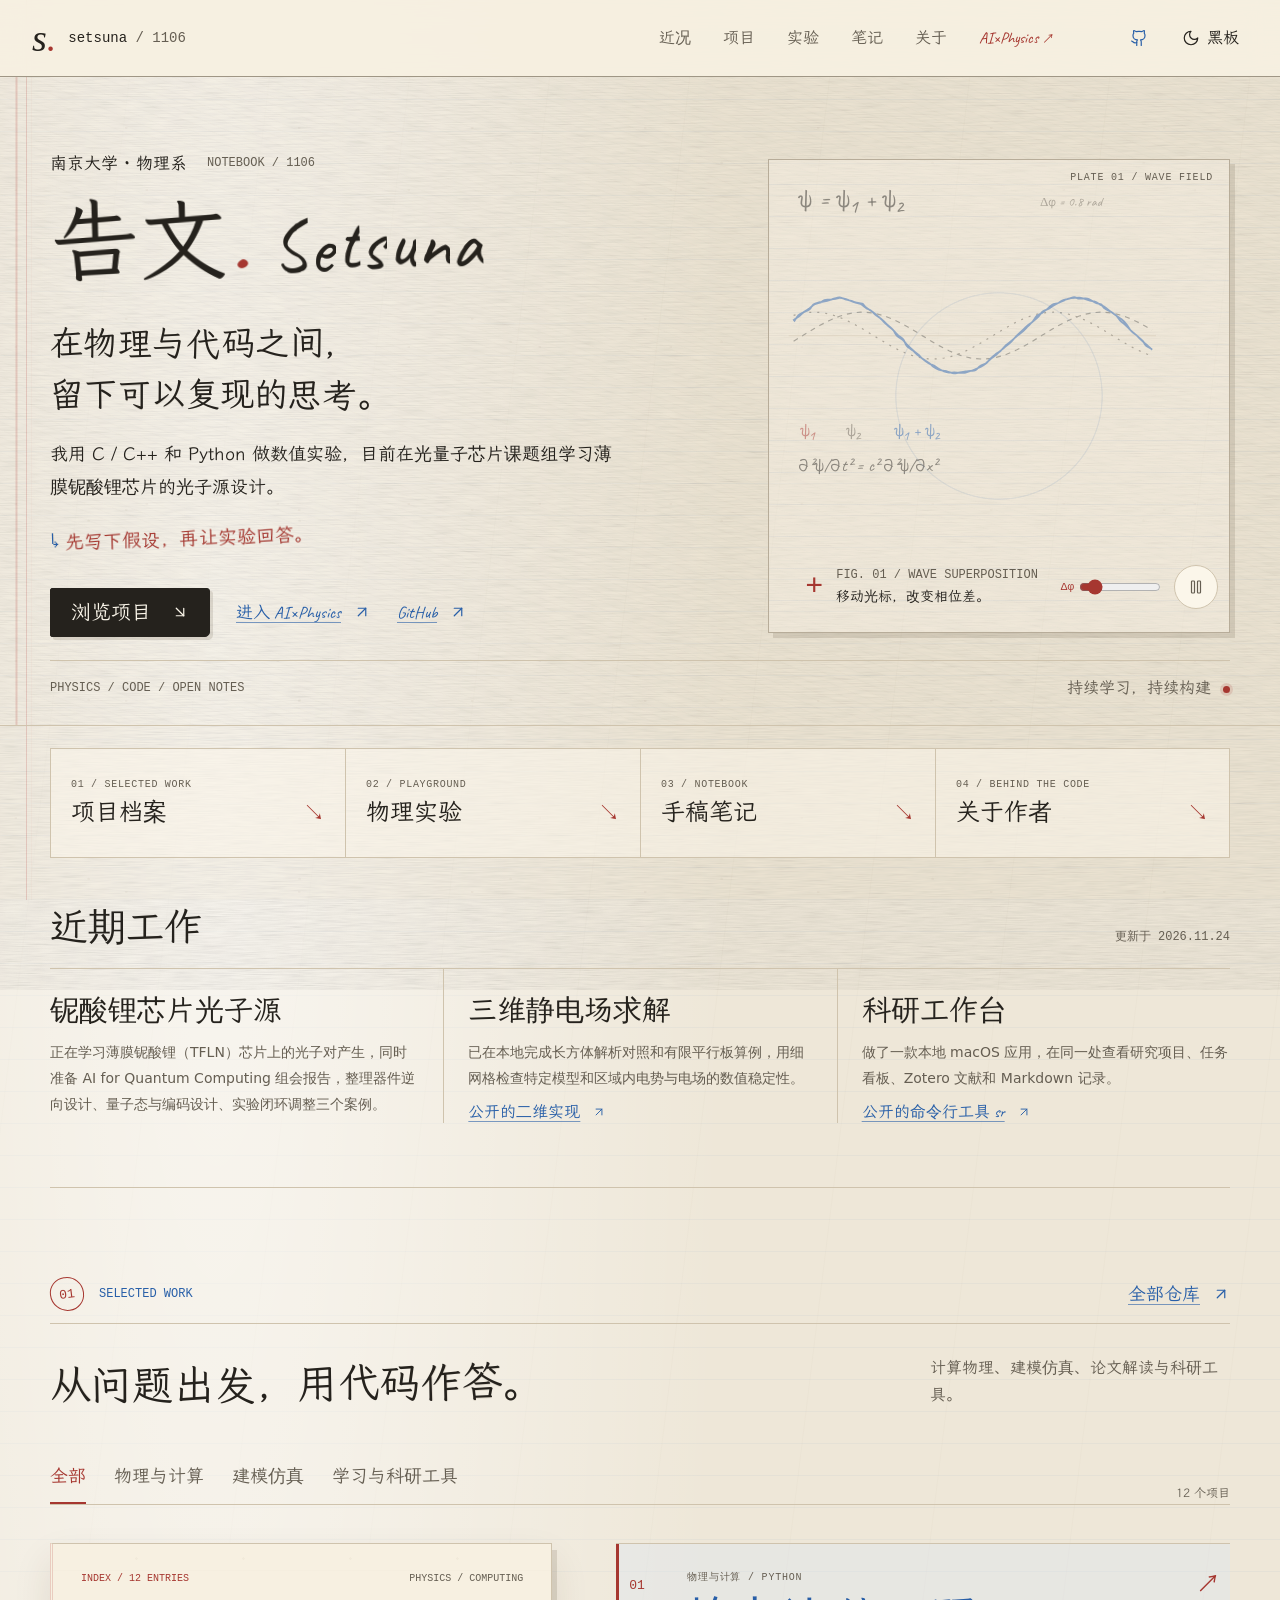
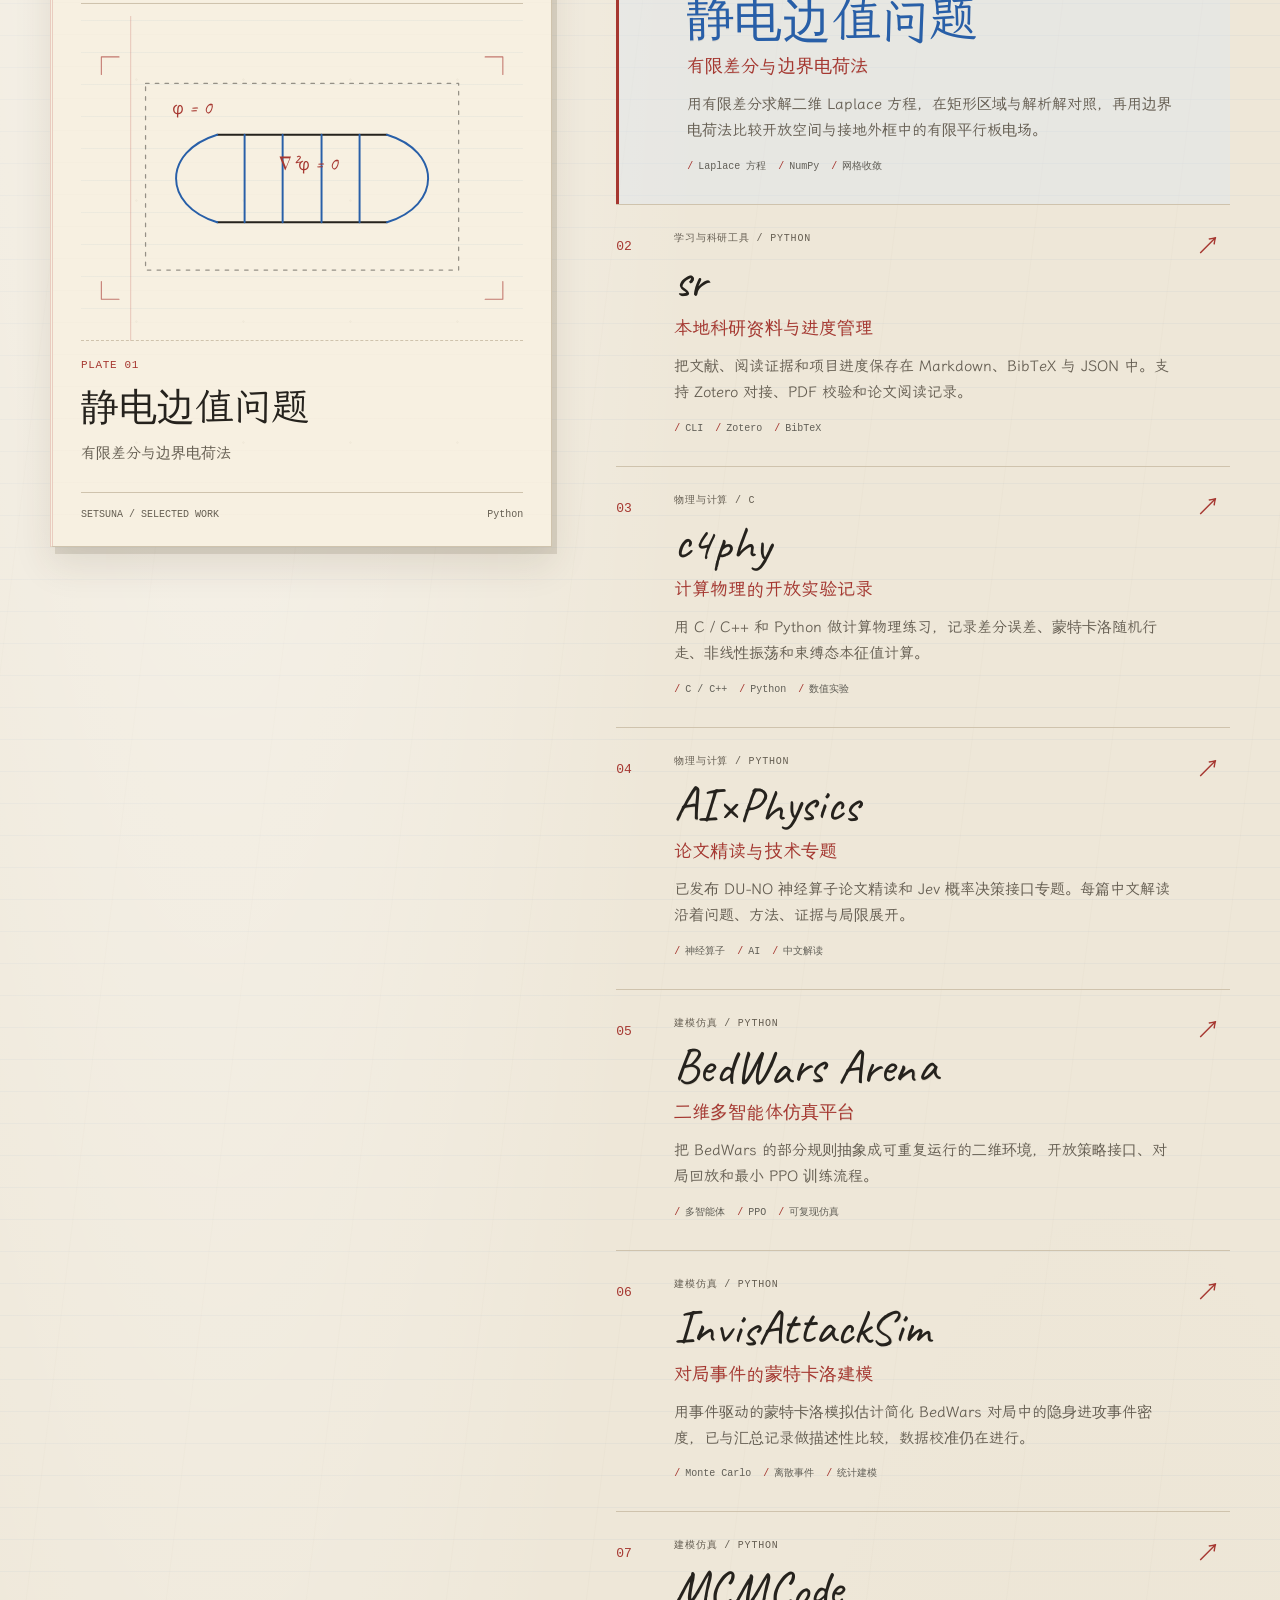
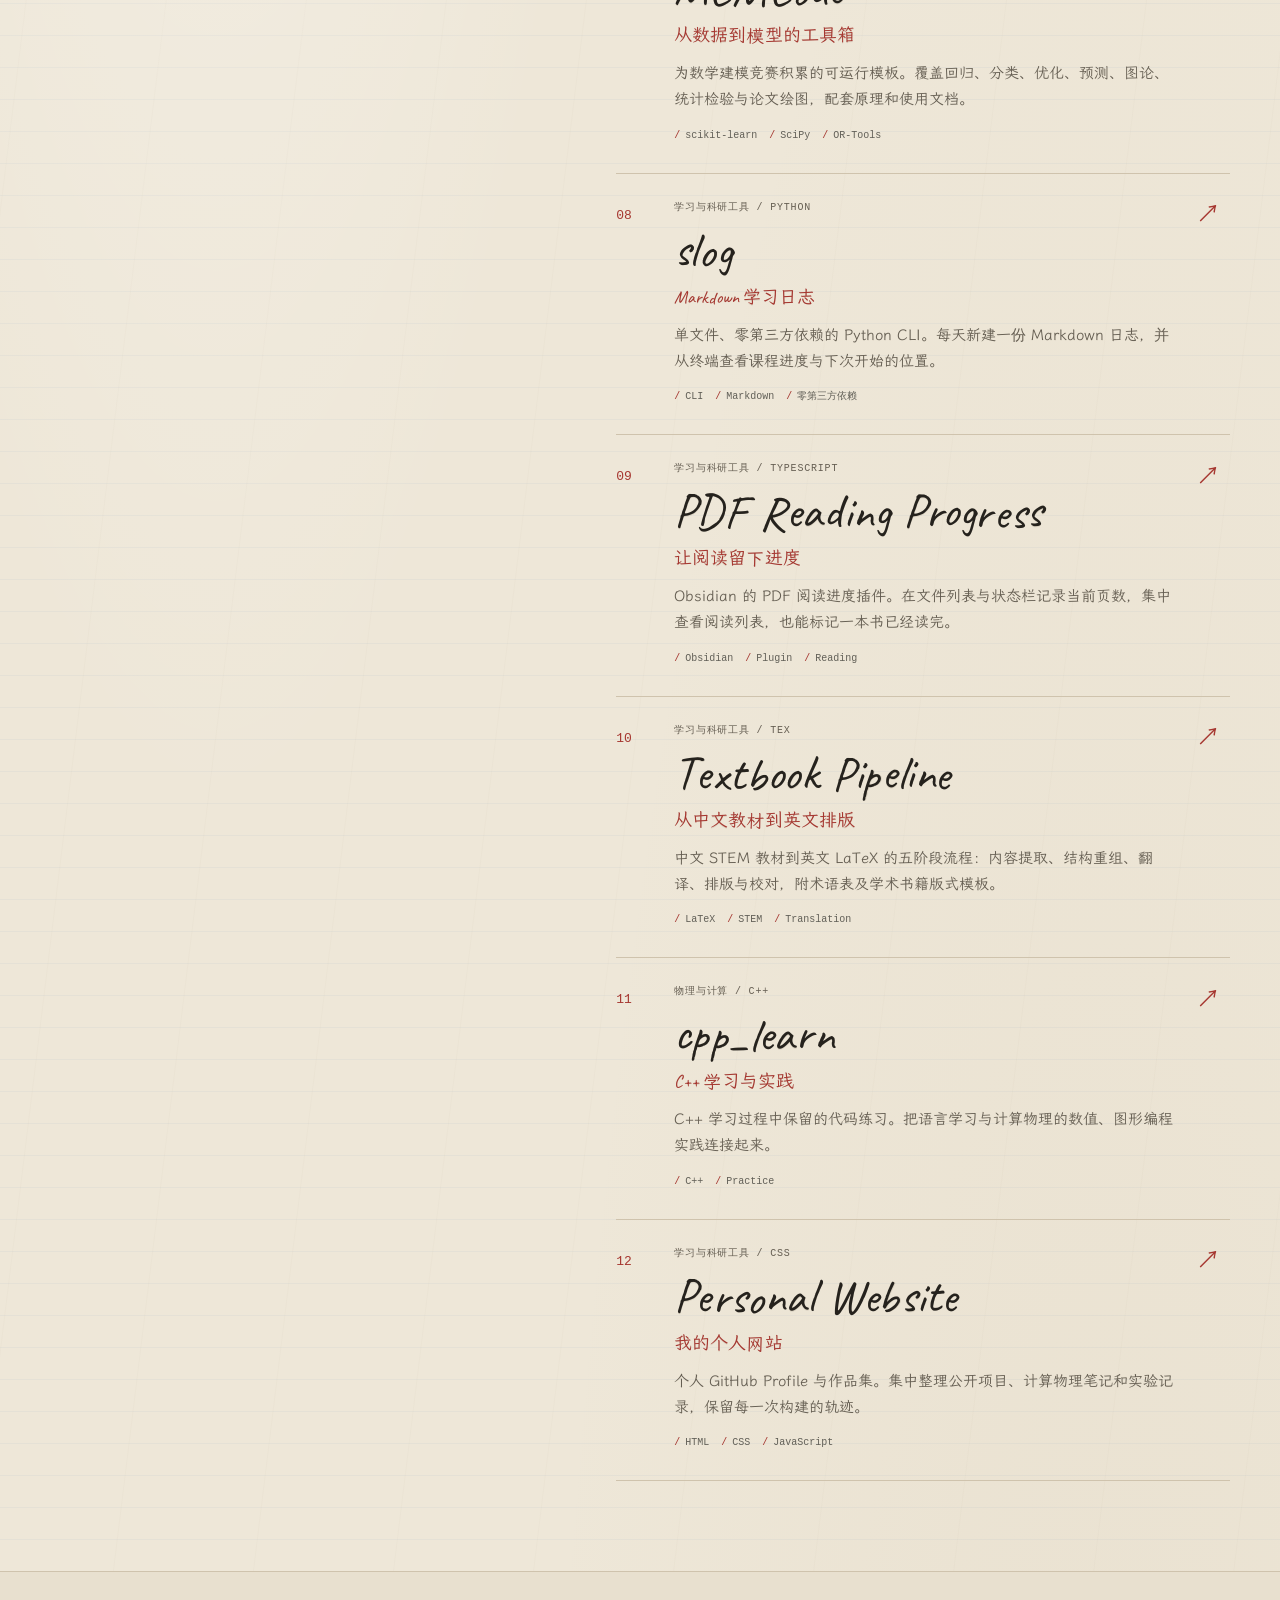
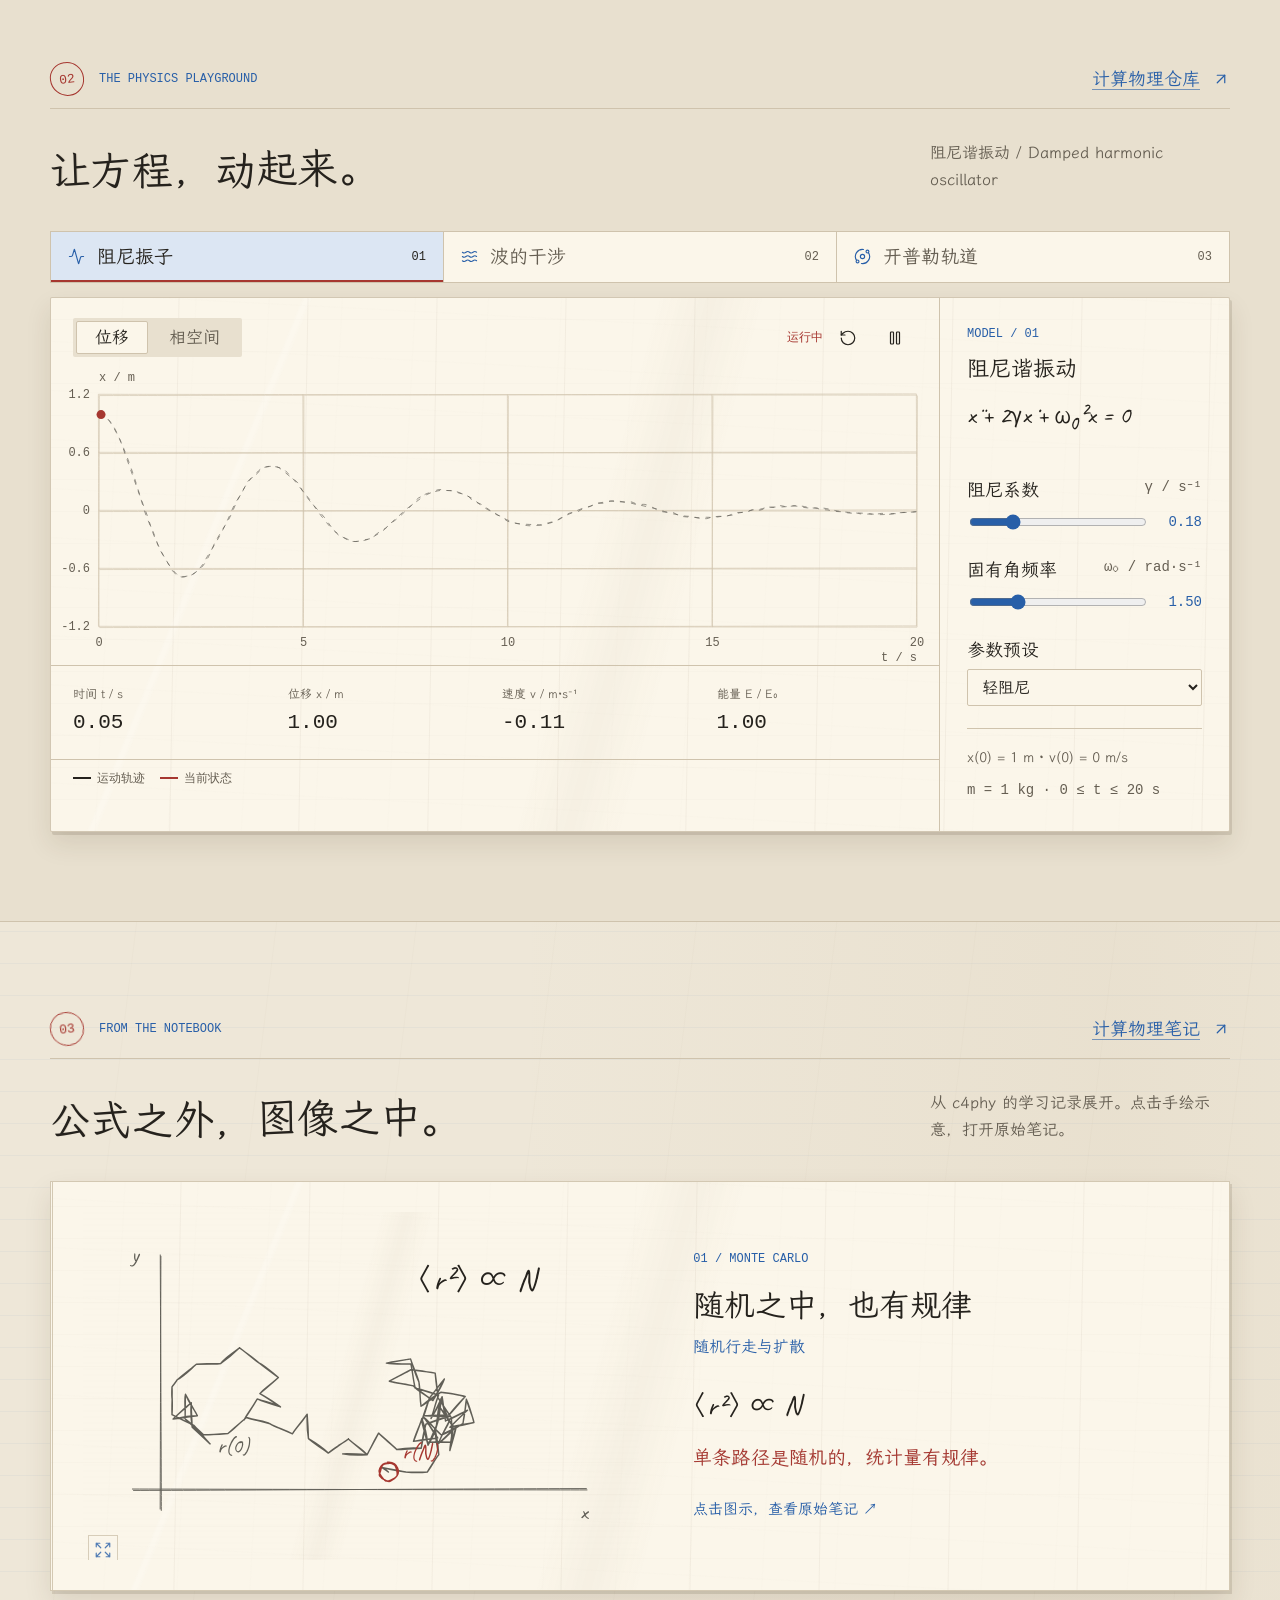
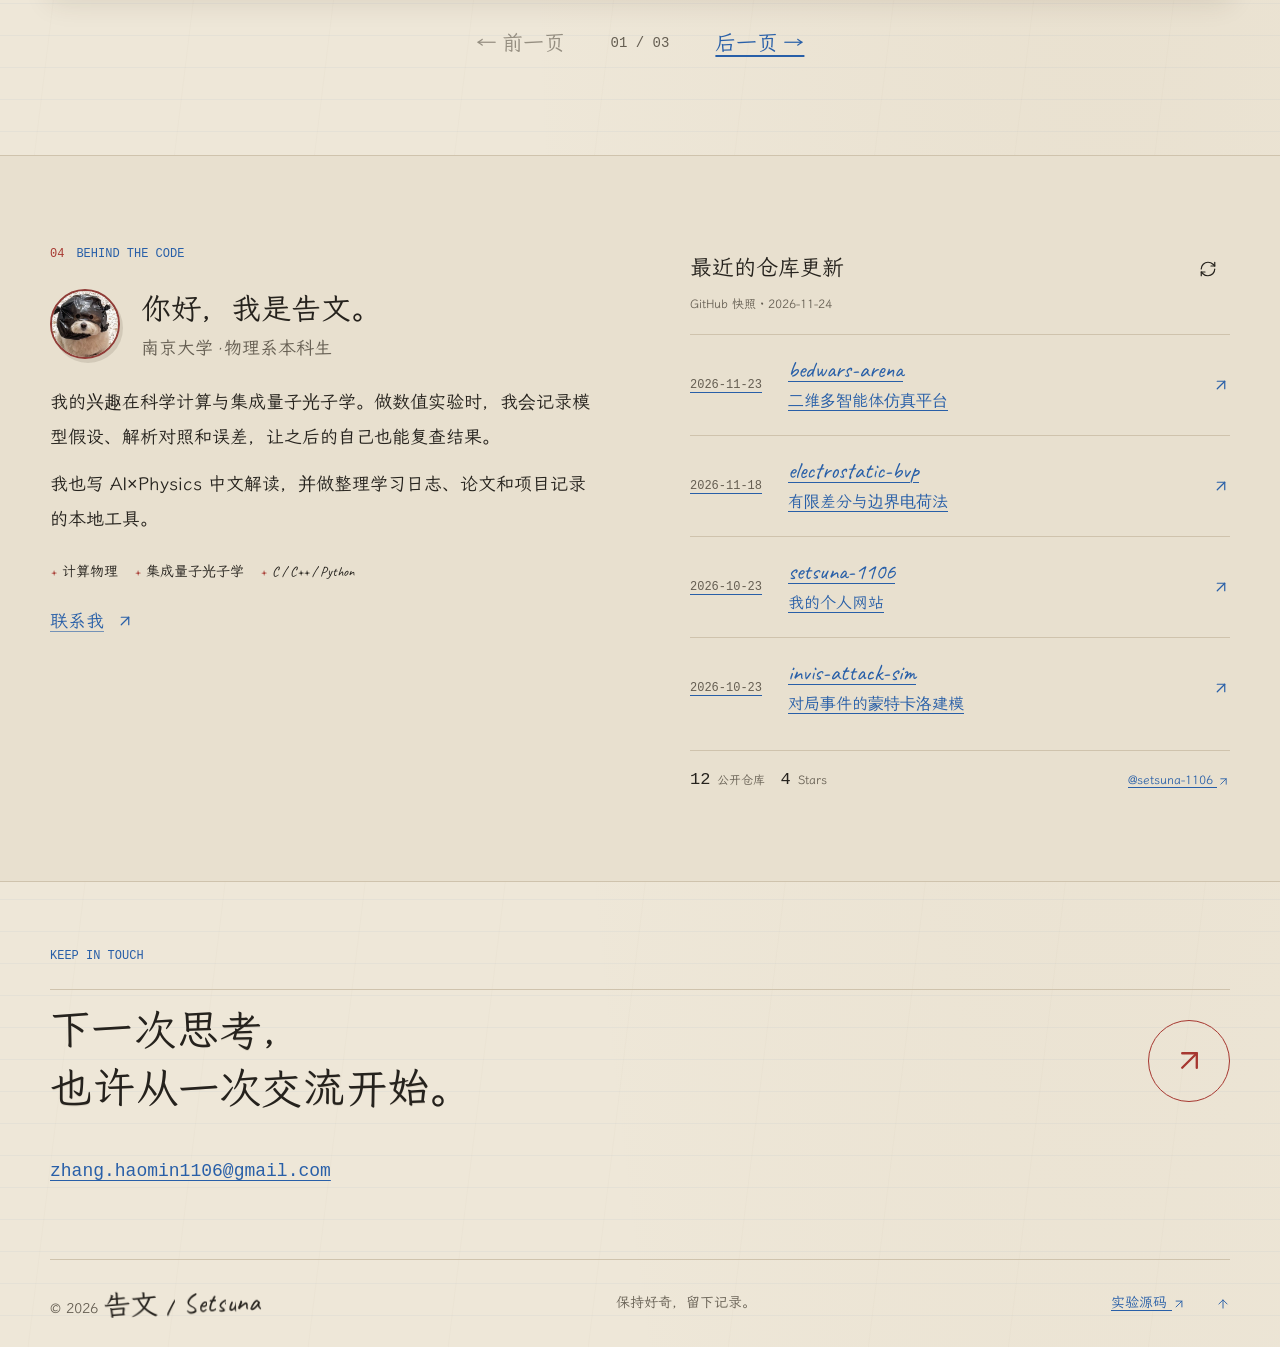
<file: index.html>
<!doctype html>
<html lang="zh-CN">
<head>
  <meta charset="utf-8">
  <meta name="viewport" content="width=device-width, initial-scale=1">
  <meta name="theme-color" content="#f6f1e6">
  <meta name="description" content="告文 Setsuna，南京大学物理系本科生。记录计算物理实验、铌酸锂芯片光子源学习、AI×Physics 写作与科研工具。">
  <title>告文 Setsuna | 物理、代码与开放记录</title>
  <meta property="og:type" content="website">
  <meta property="og:title" content="告文 Setsuna | 物理、代码与开放记录">
  <meta property="og:description" content="南京大学物理系本科生的个人网站，收录计算物理项目、光量子芯片研究近况和科研工具。">
  <meta property="og:url" content="https://setsuna-1106.github.io/setsuna-1106/">
  <meta property="og:image" content="https://setsuna-1106.github.io/setsuna-1106/assets/random-walk.png">
  <meta name="twitter:card" content="summary_large_image">
  <link rel="icon" href="assets/github-avatar.jpg">
  <link rel="preload" href="assets/fonts/notebook-hand.woff2" as="font" type="font/woff2" crossorigin>
  <link rel="stylesheet" href="assets/css/site.css?v=28">
  <script>try { const t = localStorage.getItem('setsuna-theme'); if (t === 'dark' || t === 'light') document.documentElement.dataset.theme = t; } catch (_) {}</script>
  <script defer src="assets/vendor/lucide.min.js"></script>
  <script defer src="assets/vendor/numeric.min.js"></script>
  <script defer src="assets/js/data.js?v=28"></script>
  <script defer src="assets/js/runtime.js?v=16"></script>
  <script defer src="assets/js/physics.js?v=16"></script>
  <script defer src="assets/js/app.js?v=28"></script>
  <script defer src="assets/js/notebook.js?v=24"></script>
  <script defer src="assets/js/hero.js?v=23"></script>
  <script defer src="assets/js/lab.js?v=16"></script>
  <script defer src="assets/js/folio.js?v=24"></script>
</head>
<body>
  <svg class="svg-defs" aria-hidden="true" focusable="false"><defs>
    <filter id="chalk-grain" x="-5%" y="-5%" width="110%" height="110%">
      <feTurbulence type="fractalNoise" baseFrequency="0.8" numOctaves="2" seed="7" result="noise"></feTurbulence>
      <feDisplacementMap in="SourceGraphic" in2="noise" scale="0.55" xChannelSelector="R" yChannelSelector="G" result="edge"></feDisplacementMap>
      <feColorMatrix in="noise" type="matrix" values="0 0 0 0 1 0 0 0 0 1 0 0 0 0 1 0 0 0 .16 .84" result="dust"></feColorMatrix>
      <feComposite in="edge" in2="dust" operator="in"></feComposite>
    </filter>
    <filter id="paper-fibers" x="-10%" y="-10%" width="120%" height="120%">
      <feTurbulence type="fractalNoise" baseFrequency=".035 .9" numOctaves="3" seed="1106" result="fiber"></feTurbulence>
      <feColorMatrix in="fiber" type="saturate" values="0" result="monoFiber"></feColorMatrix>
      <feComponentTransfer in="monoFiber"><feFuncA type="table" tableValues="0 .22"></feFuncA></feComponentTransfer>
      <feBlend in="SourceGraphic" in2="monoFiber" mode="multiply"></feBlend>
    </filter>
    <filter id="board-dust" x="-10%" y="-10%" width="120%" height="120%">
      <feTurbulence type="fractalNoise" baseFrequency=".06 1.4" numOctaves="2" seed="42" result="dust"></feTurbulence>
      <feColorMatrix in="dust" values="1 0 0 0 .7 0 1 0 0 .74 0 0 1 0 .68 0 0 0 .16 0" result="chalk"></feColorMatrix>
      <feBlend in="SourceGraphic" in2="chalk" mode="screen"></feBlend>
    </filter>
  </defs></svg>
  <div class="material-overlay" aria-hidden="true"></div>
  <div class="theme-transition" aria-hidden="true"><span class="transition-swipe"></span></div>
  <button class="skip-transition" id="skip-transition" type="button" hidden>跳过动画</button>
  <a class="skip-link" href="#main">跳到主要内容</a>
  <header class="site-header"><div class="header-inner">
    <a class="brand" href="#top" aria-label="告文，返回首页"><span class="brand-symbol">s<span>.</span></span><span>setsuna<span class="muted"> / 1106</span></span></a>
    <nav aria-label="主导航" id="navigation"><a href="#recent">近况</a><a href="#work">项目</a><a href="#lab">实验</a><a href="#notes">笔记</a><a href="#about">关于</a><a class="nav-project-link" href="ai4physics/">AI×Physics <span>↗</span></a></nav>
    <div class="header-actions"><a class="icon-button github-link" href="https://github.com/setsuna-1106" aria-label="GitHub 主页" title="GitHub 主页"><i data-lucide="github"></i></a><button class="icon-button theme-toggle" id="theme-toggle" aria-label="切换黑板模式" title="切换黑板模式" type="button"><i data-lucide="moon"></i><span class="theme-mode-label" aria-hidden="true">黑板</span></button><button class="theme-system" id="theme-system" type="button" title="恢复跟随系统主题" hidden>随系统</button><button class="icon-button menu-toggle" id="menu-toggle" aria-label="展开导航" title="展开导航" aria-controls="navigation" aria-expanded="false" type="button"><i data-lucide="menu"></i></button></div>
  </div><span class="reading-progress" id="reading-progress" aria-hidden="true"></span></header>
  <main id="main">
    <section class="hero" id="top" aria-labelledby="hero-title">
      <canvas id="hero-canvas" aria-hidden="true"></canvas>
      <div class="hero-inner wrap"><div class="hero-copy">
        <p class="eyebrow">南京大学 · 物理系 <span class="notebook-id">NOTEBOOK / 1106</span></p>
        <h1 id="hero-title">告文<span class="name-period">.</span><span class="latin-name">Setsuna</span></h1>
        <p class="hero-subtitle">在物理与代码之间，<br>留下<span class="red-underline">可以复现的思考</span>。</p>
        <p class="hero-intro">我用 C / C++ 和 Python 做数值实验，目前在光量子芯片课题组学习薄膜铌酸锂芯片的光子源设计。</p>
        <p class="margin-note">先写下假设，再让实验回答。</p>
        <div class="hero-actions"><a class="button primary" href="#work">浏览项目 <i data-lucide="arrow-down-right"></i></a><a class="text-link" href="ai4physics/">进入 AI×Physics <i data-lucide="arrow-up-right"></i></a><a class="text-link" href="https://github.com/setsuna-1106">GitHub <i data-lucide="arrow-up-right"></i></a></div>
      </div><div class="hero-plot-label"><span class="plot-cross">+</span><span class="plot-caption">FIG. 01 / WAVE SUPERPOSITION<br><b>移动光标，改变相位差。</b></span><label class="phase-control" for="hero-phase"><span>Δφ</span><input id="hero-phase" type="range" min="0" max="6.28" step="0.1" value="0.8" aria-label="波形相位差"></label><button class="icon-button" id="hero-play" type="button" title="暂停波场" aria-label="暂停波场"><i data-lucide="pause"></i></button></div><div class="hero-bottom"><span>PHYSICS / CODE / OPEN NOTES</span><span>持续学习，持续构建 <span class="status-dot"></span></span></div></div>
    </section>
    <nav class="folio-index wrap" aria-label="页面目录">
      <a href="#work"><span>01 / SELECTED WORK</span><strong>项目档案</strong><i aria-hidden="true">↘</i></a>
      <a href="#lab"><span>02 / PLAYGROUND</span><strong>物理实验</strong><i aria-hidden="true">↘</i></a>
      <a href="#notes"><span>03 / NOTEBOOK</span><strong>手稿笔记</strong><i aria-hidden="true">↘</i></a>
      <a href="#about"><span>04 / BEHIND THE CODE</span><strong>关于作者</strong><i aria-hidden="true">↘</i></a>
    </nav>
    <section class="recent-section wrap" id="recent" aria-labelledby="recent-title">
      <div class="recent-heading">
        <h2 id="recent-title">近期工作</h2>
        <time datetime="2026-11-24">更新于 2026.11.24</time>
      </div>
      <div class="recent-grid">
        <article class="recent-entry">
          <h3>铌酸锂芯片光子源</h3>
          <p>正在学习薄膜铌酸锂（TFLN）芯片上的光子对产生，同时准备 AI for Quantum Computing 组会报告，整理器件逆向设计、量子态与编码设计、实验闭环调整三个案例。</p>
        </article>
        <article class="recent-entry">
          <h3>三维静电场求解</h3>
          <p>已在本地完成长方体解析对照和有限平行板算例，用细网格检查特定模型和区域内电势与电场的数值稳定性。</p>
          <a class="text-link" href="https://github.com/setsuna-1106/electrostatic-bvp">公开的二维实现 <i data-lucide="arrow-up-right"></i></a>
        </article>
        <article class="recent-entry">
          <h3>科研工作台</h3>
          <p>做了一款本地 macOS 应用，在同一处查看研究项目、任务看板、Zotero 文献和 Markdown 记录。</p>
          <a class="text-link" href="https://github.com/setsuna-1106/sr">公开的命令行工具 sr <i data-lucide="arrow-up-right"></i></a>
        </article>
      </div>
    </section>
    <section class="work-section wrap section" id="work" aria-labelledby="work-title">
      <div class="section-top"><p class="eyebrow"><span class="section-number">01</span> SELECTED WORK</p><a class="text-link" href="https://github.com/setsuna-1106?tab=repositories">全部仓库 <i data-lucide="arrow-up-right"></i></a></div>
      <div class="section-heading"><h2 id="work-title">从问题出发，<span class="muted">用代码作答。</span></h2><p>计算物理、建模仿真、论文解读与科研工具。</p></div>
      <div class="project-toolbar"><div class="filters" role="group" aria-label="项目分类"><button class="filter is-active" type="button" data-filter="all" aria-pressed="true">全部</button><button class="filter" type="button" data-filter="physics" aria-pressed="false">物理与计算</button><button class="filter" type="button" data-filter="modeling" aria-pressed="false">建模仿真</button><button class="filter" type="button" data-filter="tools" aria-pressed="false">学习与科研工具</button></div><span class="result-count" id="result-count" aria-live="polite"></span></div>
      <div class="project-atlas">
        <aside class="project-stage" aria-hidden="true">
          <div class="stage-heading"><span id="stage-range"></span><span id="stage-category"></span></div>
          <div class="stage-art" id="stage-art"></div>
          <div class="stage-caption"><span id="stage-number"></span><strong id="stage-title"></strong><p id="stage-subtitle"></p></div>
          <div class="stage-foot"><span>SETSUNA / SELECTED WORK</span><span id="stage-language"></span></div>
        </aside>
        <nav class="project-index" id="project-grid" aria-label="项目索引"></nav>
      </div><noscript><p><a href="https://github.com/setsuna-1106?tab=repositories">在 GitHub 查看全部项目</a></p></noscript>
    </section>
    <section class="lab-section section" id="lab" aria-labelledby="lab-title"><div class="wrap">
      <div class="section-top"><p class="eyebrow"><span class="section-number">02</span> THE PHYSICS PLAYGROUND</p><a class="text-link" href="https://github.com/setsuna-1106/c4phy">计算物理仓库 <i data-lucide="arrow-up-right"></i></a></div>
      <div class="section-heading"><h2 id="lab-title">让方程，<span class="muted">动起来。</span></h2><p id="model-caption">阻尼振子 / Damped harmonic oscillator</p></div>
      <div class="model-tabs" role="tablist" aria-label="物理模型">
        <button id="tab-oscillator" role="tab" aria-controls="experiment-panel" aria-selected="true" data-model="oscillator" type="button"><i data-lucide="activity"></i><span>阻尼振子</span><small>01</small></button>
        <button id="tab-wave" role="tab" aria-controls="experiment-panel" aria-selected="false" tabindex="-1" data-model="wave" type="button"><i data-lucide="waves"></i><span>波的干涉</span><small>02</small></button>
        <button id="tab-orbit" role="tab" aria-controls="experiment-panel" aria-selected="false" tabindex="-1" data-model="orbit" type="button"><i data-lucide="orbit"></i><span>开普勒轨道</span><small>03</small></button>
      </div>
      <div class="experiment" id="experiment-panel" role="tabpanel" aria-labelledby="tab-oscillator"><div class="experiment-main">
        <div class="experiment-top"><div class="segmented" id="lab-views" role="group" aria-label="图像视图"></div><div class="experiment-actions"><span class="run-status" id="lab-status">运行中</span><button type="button" class="icon-button" id="lab-reset" title="重置实验" aria-label="重置实验"><i data-lucide="rotate-ccw"></i></button><button type="button" class="icon-button" id="lab-play" title="暂停实验" aria-label="暂停实验"><i data-lucide="pause"></i></button></div></div>
        <canvas id="lab-canvas" role="img" aria-label="阻尼振子的位移随时间变化曲线"></canvas>
        <div class="telemetry"><div><span>时间 t / s</span><output id="time-value">0.00</output></div><div><span>位移 x / m</span><output id="position-value">1.00</output></div><div><span>速度 v / m·s⁻¹</span><output id="velocity-value">0.00</output></div><div><span>能量 E / E₀</span><output id="energy-value">1.00</output></div></div>
        <div class="plot-legend" id="plot-legend"></div>
      </div><aside class="experiment-settings" id="lab-settings" aria-label="模型参数"></aside></div>
    </div></section>
    <section class="notes-section wrap section" id="notes" aria-labelledby="notes-title">
      <div class="section-top"><p class="eyebrow"><span class="section-number">03</span> FROM THE NOTEBOOK</p><a class="text-link" href="https://github.com/setsuna-1106/c4phy/tree/main/notes">计算物理笔记 <i data-lucide="arrow-up-right"></i></a></div>
      <div class="section-heading"><h2 id="notes-title">公式之外，<span class="muted">图像之中。</span></h2><p>从 c4phy 的学习记录展开。点击手绘示意，打开原始笔记。</p></div>
      <div class="note-grid" id="notebook-pages" aria-label="物理笔记">
        <figure class="note-item"><a class="note-image" href="assets/random-walk.png" data-lightbox data-caption="随机行走与扩散 / Monte Carlo"><img src="assets/random-walk.png" alt="随机行走、扩散与三维路径的笔记图示" loading="lazy" width="720" height="480"><span class="zoom-mark"><i data-lucide="expand"></i></span></a><figcaption><span class="eyebrow">01 / MONTE CARLO</span><h3>随机之中，也有规律</h3><p>随机行走与扩散</p></figcaption></figure>
        <figure class="note-item"><a class="note-image" href="assets/central-difference.png" data-lightbox data-caption="前向差分与中心差分 / Numerical calculus"><img src="assets/central-difference.png" alt="前向差分与中心差分的几何比较" loading="lazy" width="720" height="480"><span class="zoom-mark"><i data-lucide="expand"></i></span></a><figcaption><span class="eyebrow">02 / NUMERICAL CALCULUS</span><h3>逼近一个变化的瞬间</h3><p>前向差分与中心差分</p></figcaption></figure>
        <figure class="note-item"><a class="note-image" href="assets/euler-rule.png" data-lightbox data-caption="Euler 方法与局部误差 / Differential equations"><img src="assets/euler-rule.png" alt="Euler 积分步进与局部误差示意图" loading="lazy" width="720" height="480"><span class="zoom-mark"><i data-lucide="expand"></i></span></a><figcaption><span class="eyebrow">03 / DIFFERENTIAL EQUATIONS</span><h3>一步一步，走向解</h3><p>Euler 方法与局部误差</p></figcaption></figure>
      </div>
      <div class="notebook-pagination" hidden><button id="note-prev" type="button" aria-controls="notebook-pages">← 前一页</button><span id="note-page" role="status" aria-live="polite">01 / 03</span><button id="note-next" type="button" aria-controls="notebook-pages">后一页 →</button></div>
    </section>
    <section class="about-section section" id="about" aria-labelledby="about-title"><div class="wrap about-layout">
      <div class="about-copy">
        <p class="eyebrow"><span class="section-number">04</span> BEHIND THE CODE</p>
        <div class="identity"><img src="assets/github-avatar.jpg" alt="告文的 GitHub 头像" width="80" height="80" loading="lazy"><div><h2 id="about-title">你好，我是告文。</h2><span>南京大学 · 物理系本科生</span></div></div>
        <p>我的兴趣在科学计算与集成量子光子学。做数值实验时，我会记录模型假设、解析对照和误差，让之后的自己也能复查结果。</p>
        <p>我也写 AI×Physics 中文解读，并做整理学习日志、论文和项目记录的本地工具。</p>
        <div class="interest-list"><span>计算物理</span><span>集成量子光子学</span><span>C / C++ / Python</span></div>
        <a class="text-link" href="mailto:zhang.haomin1106@gmail.com">联系我 <i data-lucide="arrow-up-right"></i></a>
      </div>
      <div class="activity">
        <div class="activity-heading"><h3>最近的仓库更新</h3><button class="icon-button" id="refresh-github" type="button" aria-label="刷新 GitHub 数据" title="刷新 GitHub 数据"><i data-lucide="refresh-cw"></i></button></div>
        <p class="sync-status" id="sync-status" role="status"></p>
        <div id="activity-list"></div>
        <div class="github-stats"><span><strong id="repo-count"></strong> 公开仓库</span><span><strong id="star-count"></strong> Stars</span><a href="https://github.com/setsuna-1106">@setsuna-1106 <i data-lucide="arrow-up-right"></i></a></div>
      </div>
    </div></section>
    <section class="contact-section wrap"><p class="eyebrow">KEEP IN TOUCH</p><div class="contact-line"><h2>下一次思考，<br>也许从一次交流开始。</h2><a class="contact-arrow" href="mailto:zhang.haomin1106@gmail.com" aria-label="发送邮件给告文" title="发送邮件给告文"><i data-lucide="arrow-up-right"></i></a></div><a class="email-link" href="mailto:zhang.haomin1106@gmail.com">zhang.haomin1106@gmail.com</a></section>
  </main>
  <footer class="site-footer wrap"><span>© <span id="year">2026</span> <span class="signature">告文 / Setsuna</span></span><span>保持好奇，留下记录。</span><div><a href="https://github.com/setsuna-1106/c4phy/tree/main/project">实验源码 <i data-lucide="arrow-up-right"></i></a><a href="#top" aria-label="返回顶部" title="返回顶部"><i data-lucide="arrow-up"></i></a></div></footer>
  <dialog id="image-dialog" aria-labelledby="image-caption"><div class="dialog-toolbar"><p id="image-caption"></p><button class="icon-button" id="close-dialog" type="button" aria-label="关闭图片" title="关闭图片"><i data-lucide="x"></i></button></div><img id="dialog-image" alt=""></dialog>
</body>
</html>
</file>
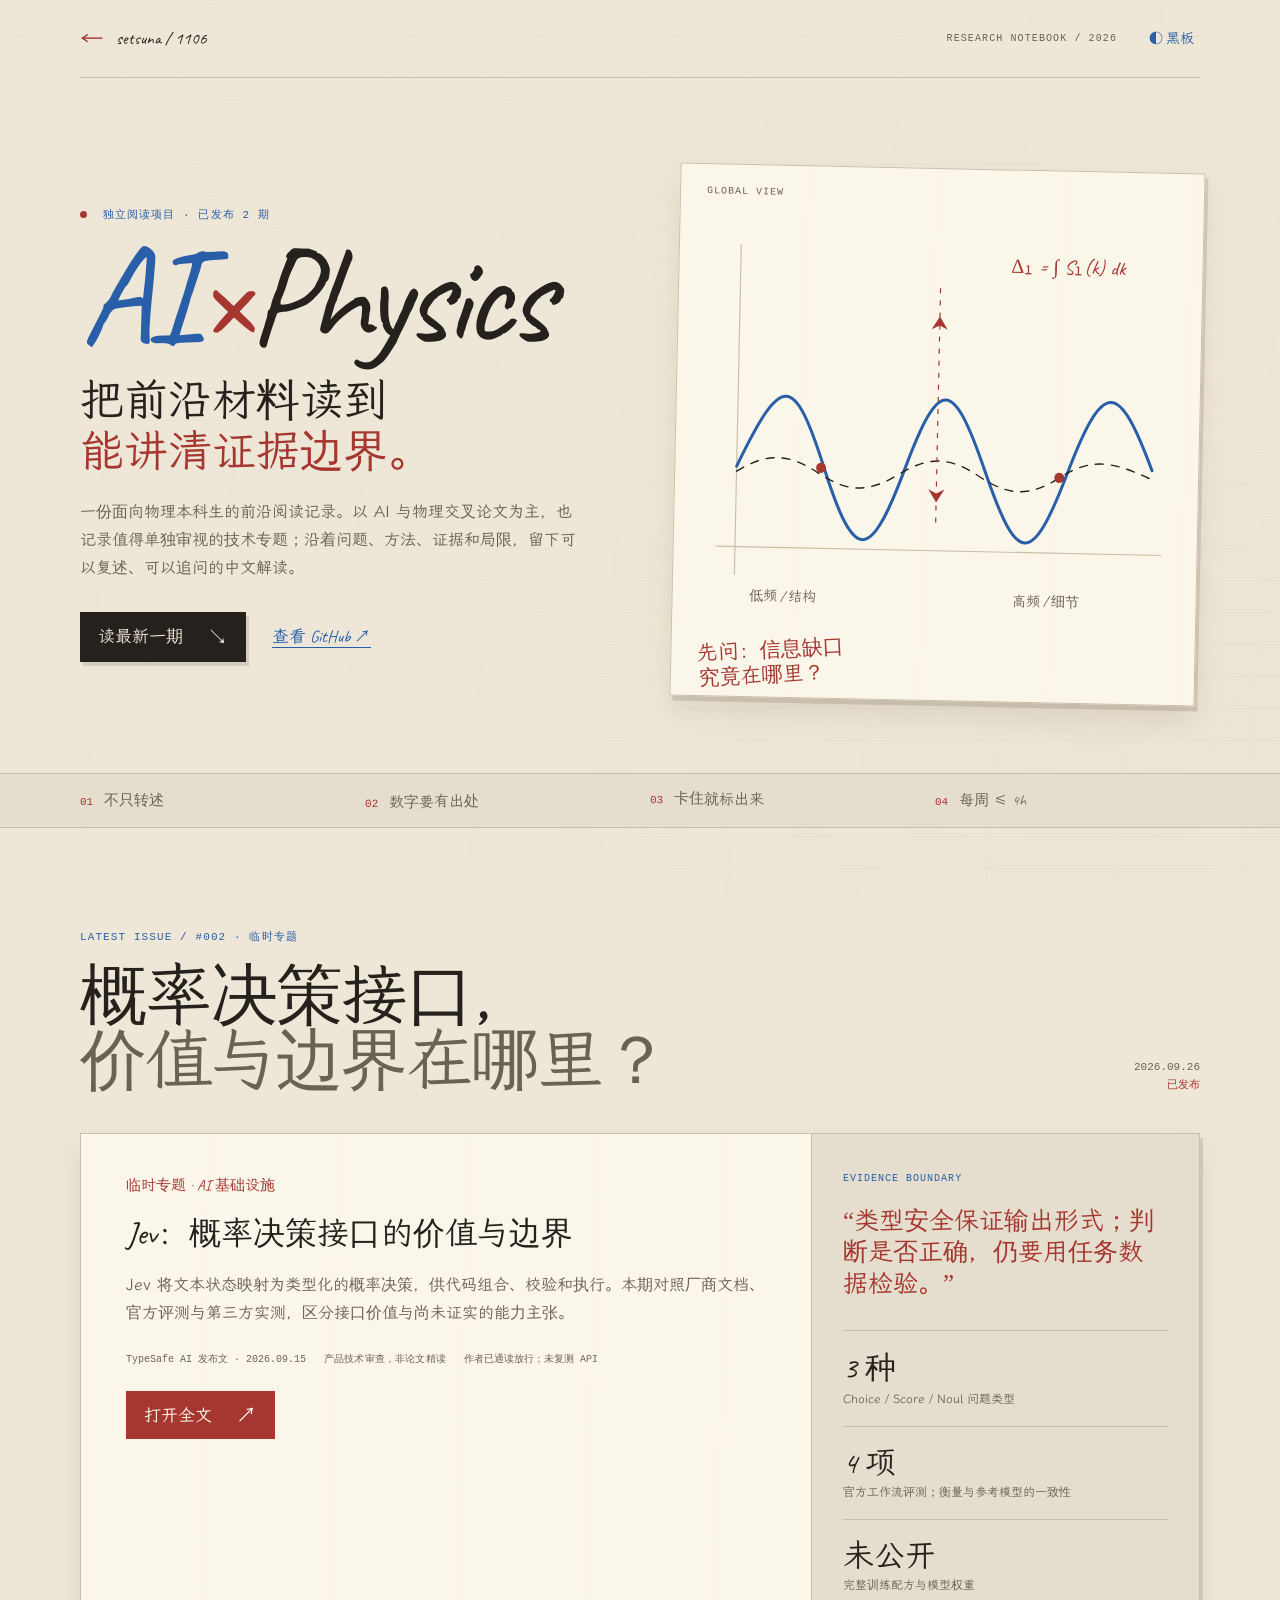
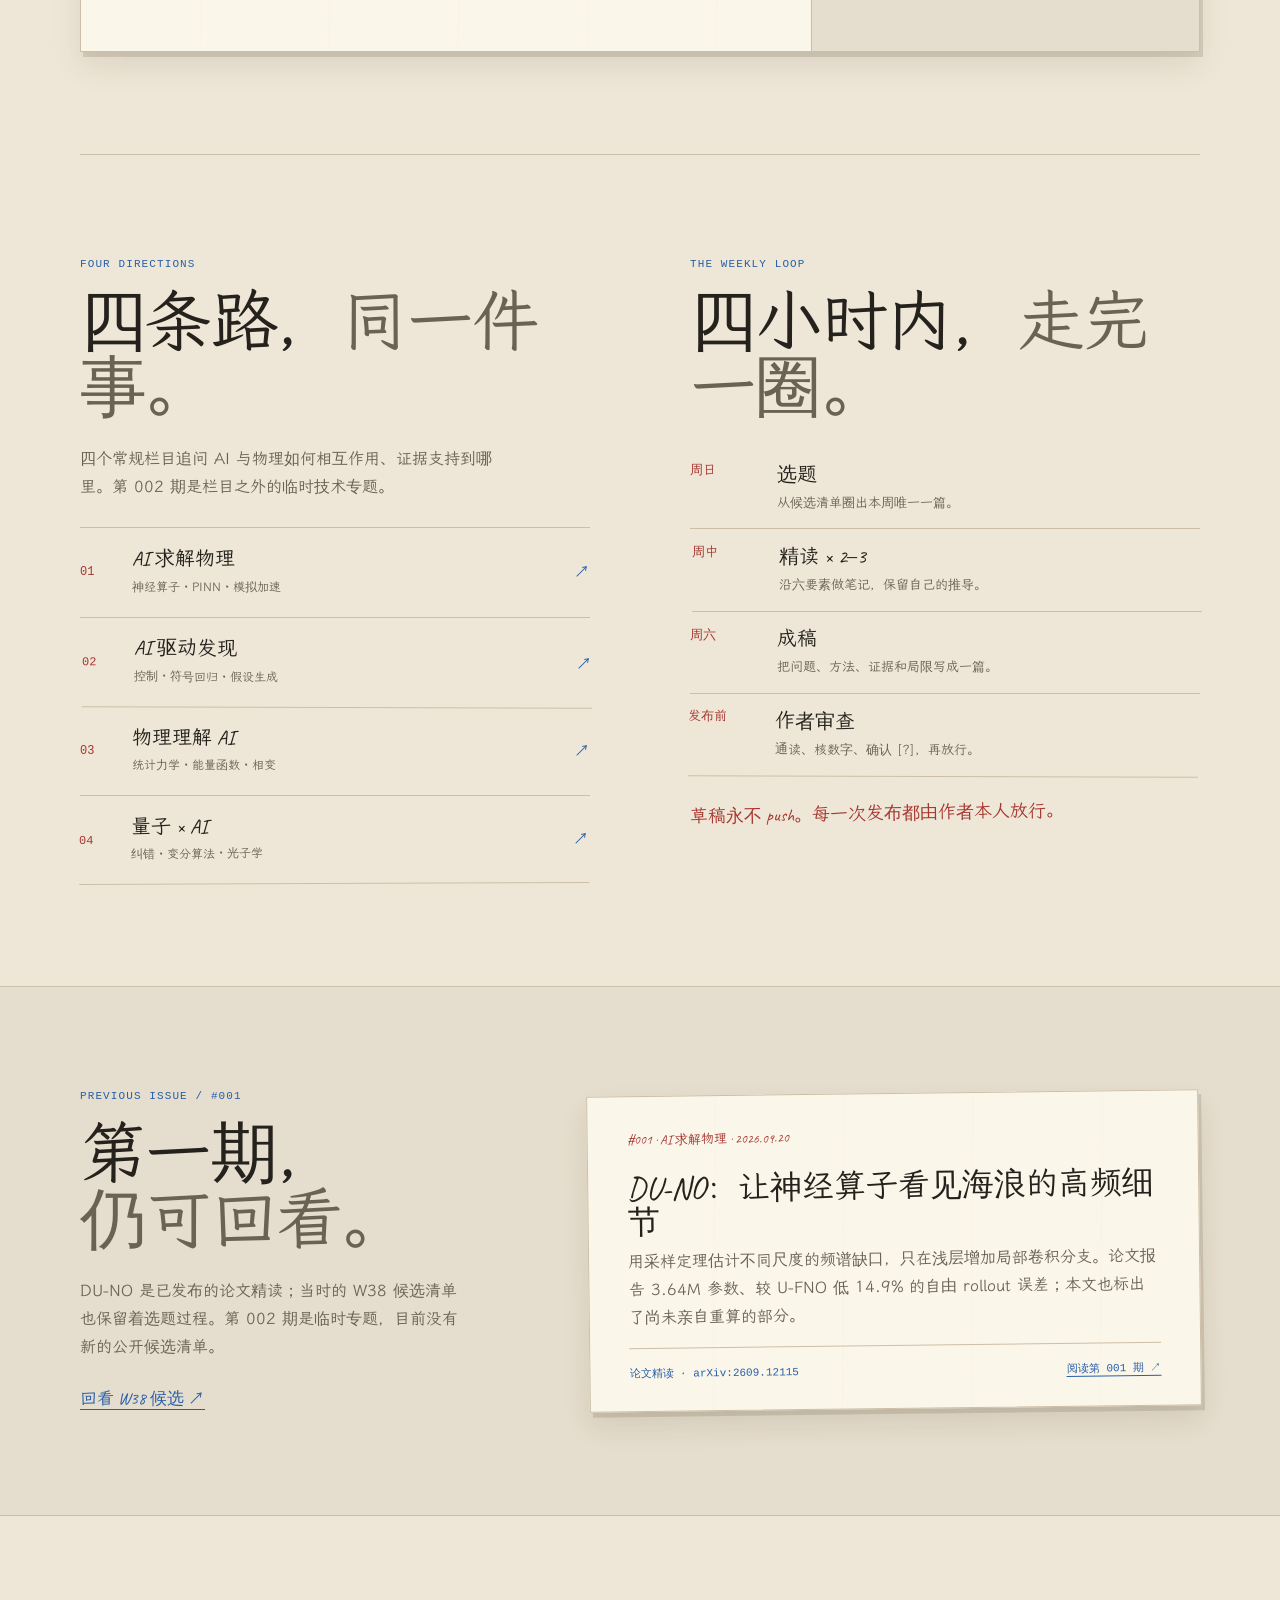
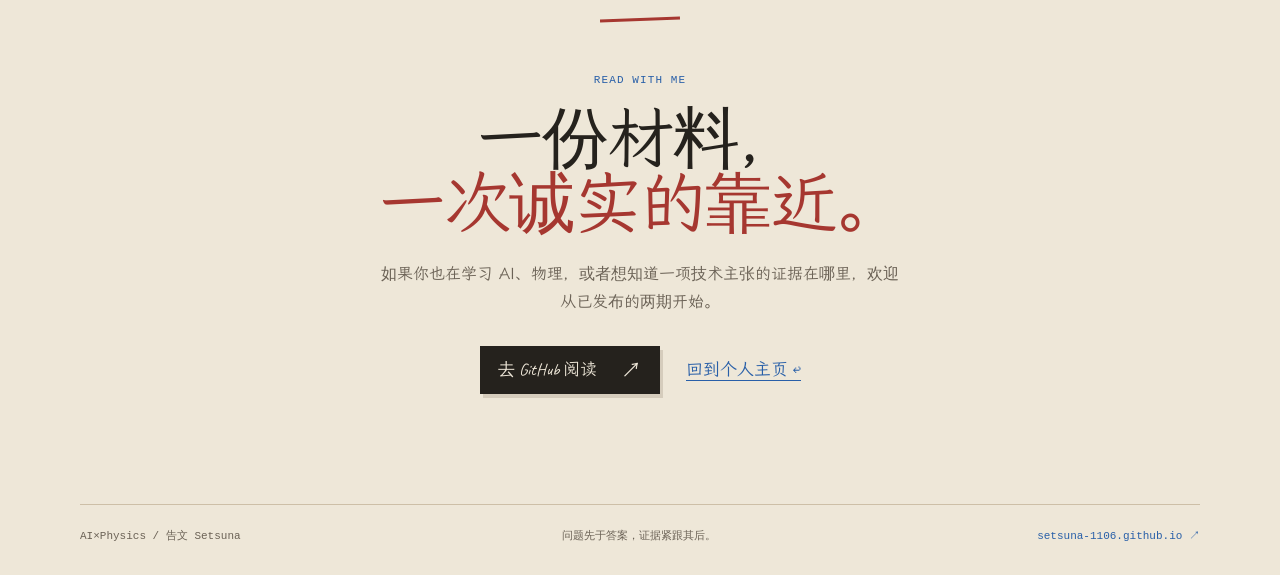
<file: ai4physics/index.html>
<!doctype html>
<html lang="zh-CN">
<head>
  <meta charset="utf-8">
  <meta name="viewport" content="width=device-width, initial-scale=1">
  <meta name="theme-color" content="#f4eee2">
  <meta name="description" content="AI×Physics：面向物理本科生的 AI 与物理交叉阅读记录。已发布 DU-NO 论文精读与 Jev 临时专题技术审查。">
  <title>AI×Physics | 告文的前沿深度解读</title>
  <link rel="icon" href="../assets/github-avatar.jpg">
  <link rel="preload" href="../assets/fonts/notebook-hand.woff2" as="font" type="font/woff2" crossorigin>
  <link rel="stylesheet" href="ai4physics.css?v=3">
  <script>
    try { const t = localStorage.getItem('setsuna-theme'); if (t === 'dark' || t === 'light') document.documentElement.dataset.theme = t; } catch (_) {}
  </script>
</head>
<body>
  <div class="paper-noise" aria-hidden="true"></div>
  <header class="topbar">
    <a class="back-link" href="../" aria-label="返回个人主页"><span class="back-arrow">←</span><span>setsuna / 1106</span></a>
    <div class="topbar-right"><span class="issue-stamp">RESEARCH NOTEBOOK / 2026</span><button class="theme-button" id="theme-button" type="button" aria-label="切换黑板模式">◐ <span>黑板</span></button></div>
  </header>

  <main>
    <section class="hero wrap" aria-labelledby="page-title">
      <div class="hero-copy">
        <p class="eyebrow"><span class="red-dot"></span> 独立阅读项目 · 已发布 2 期</p>
        <h1 id="page-title"><span>AI</span><b>×</b>Physics</h1>
        <p class="hero-lead">把前沿材料读到<br><em>能讲清证据边界。</em></p>
        <p class="hero-text">一份面向物理本科生的前沿阅读记录。以 AI 与物理交叉论文为主，也记录值得单独审视的技术专题；沿着问题、方法、证据和局限，留下可以复述、可以追问的中文解读。</p>
        <div class="hero-actions"><a class="button button-dark" href="#latest">读最新一期 <span>↘</span></a><a class="under-link" href="https://github.com/setsuna-1106/ai4physics" target="_blank" rel="noreferrer">查看 GitHub ↗</a></div>
      </div>
      <div class="hero-diagram" aria-label="频谱路径与局部卷积路径的手绘示意图" role="img">
        <div class="diagram-label label-top">GLOBAL VIEW</div><div class="diagram-label label-bottom">LOCAL DETAIL</div>
        <svg viewBox="0 0 520 440" aria-hidden="true">
          <path class="axis" d="M42 354H485M61 382V53"></path>
          <path class="wave wave-a" d="M61 274 C104 180 116 180 148 274 S195 368 228 274 S274 181 308 274 S356 369 390 274 S439 181 474 270"></path>
          <path class="wave wave-b" d="M61 279 C91 260 112 260 142 279 S192 298 222 279 S272 260 302 279 S352 299 382 279 S432 260 474 279"></path>
          <path class="gap" d="M260 93V333"></path><path class="arrow" d="M260 121l-8 13 8-4 8 4zM260 306l-8-13 8 4 8-4z"></path>
          <circle class="point" cx="145" cy="274" r="5"></circle><circle class="point" cx="382" cy="279" r="5"></circle>
          <text x="76" y="407">低频 / 结构</text><text x="338" y="407">高频 / 细节</text>
          <text class="formula" x="330" y="76">Δₗ = ∫ Sₗ(k) dk</text>
        </svg>
        <p class="diagram-note">先问：信息缺口<br>究竟在哪里？</p>
      </div>
    </section>

    <section class="signal-strip" aria-label="项目原则"><div class="wrap signal-grid"><span><strong>01</strong> 不只转述</span><span><strong>02</strong> 数字要有出处</span><span><strong>03</strong> 卡住就标出来</span><span><strong>04</strong> 每周 ≤ 4h</span></div></section>

    <section class="latest-section wrap section" id="latest" aria-labelledby="latest-title">
      <div class="section-head"><div><p class="eyebrow">LATEST ISSUE / #002 · 临时专题</p><h2 id="latest-title">概率决策接口，<br><span>价值与边界在哪里？</span></h2></div><span class="date-mark">2026.09.26<br><b>已发布</b></span></div>
      <article class="feature-card">
        <div class="feature-main"><div class="feature-kicker">临时专题 <span>·</span> AI 基础设施</div><h3>Jev：概率决策接口的价值与边界</h3><p class="feature-summary">Jev 将文本状态映射为类型化的概率决策，供代码组合、校验和执行。本期对照厂商文档、官方评测与第三方实测，区分接口价值与尚未证实的能力主张。</p><div class="feature-meta"><span>TypeSafe AI 发布文 · 2026.09.15</span><span>产品技术审查，非论文精读</span><span>作者已通读放行；未复测 API</span></div><a class="button button-red" href="https://github.com/setsuna-1106/ai4physics/blob/main/issues/002-jev.md" target="_blank" rel="noreferrer">打开全文 <span>↗</span></a></div>
        <aside class="metric-panel"><p class="metric-label">EVIDENCE BOUNDARY</p><p class="claim">“类型安全保证输出形式；判断是否正确，仍要用任务数据检验。”</p><div class="metric"><strong>3 种</strong><span>Choice / Score / Noul 问题类型</span></div><div class="metric"><strong>4 项</strong><span>官方工作流评测；衡量与参考模型的一致性</span></div><div class="metric"><strong>未公开</strong><span>完整训练配方与模型权重</span></div></aside>
      </article>
    </section>

    <section class="columns-section wrap section" aria-label="项目栏目与阅读方法">
      <div class="column-block"><p class="eyebrow">FOUR DIRECTIONS</p><h2>四条路，<span>同一件事。</span></h2><p class="section-intro">四个常规栏目追问 AI 与物理如何相互作用、证据支持到哪里。第 002 期是栏目之外的临时技术专题。</p><div class="topic-list"><a href="https://github.com/setsuna-1106/ai4physics/tree/main/issues" target="_blank" rel="noreferrer"><span class="topic-number">01</span><span><b>AI 求解物理</b><small>神经算子 · PINN · 模拟加速</small></span><i>↗</i></a><a href="https://github.com/setsuna-1106/ai4physics/tree/main/issues" target="_blank" rel="noreferrer"><span class="topic-number">02</span><span><b>AI 驱动发现</b><small>控制 · 符号回归 · 假设生成</small></span><i>↗</i></a><a href="https://github.com/setsuna-1106/ai4physics/tree/main/issues" target="_blank" rel="noreferrer"><span class="topic-number">03</span><span><b>物理理解 AI</b><small>统计力学 · 能量函数 · 相变</small></span><i>↗</i></a><a href="https://github.com/setsuna-1106/ai4physics/tree/main/issues" target="_blank" rel="noreferrer"><span class="topic-number">04</span><span><b>量子 × AI</b><small>纠错 · 变分算法 · 光子学</small></span><i>↗</i></a></div></div>
      <div class="column-block method-block"><p class="eyebrow">THE WEEKLY LOOP</p><h2>四小时内，<span>走完一圈。</span></h2><ol class="timeline"><li><span>周日</span><div><b>选题</b><p>从候选清单圈出本周唯一一篇。</p></div></li><li><span>周中</span><div><b>精读 × 2–3</b><p>沿六要素做笔记，保留自己的推导。</p></div></li><li><span>周六</span><div><b>成稿</b><p>把问题、方法、证据和局限写成一篇。</p></div></li><li><span>发布前</span><div><b>作者审查</b><p>通读、核数字、确认 [?]，再放行。</p></div></li></ol><p class="red-note">草稿永不 push。每一次发布都由作者本人放行。</p></div>
    </section>

    <section class="candidate-section section" aria-labelledby="candidate-title">
      <div class="wrap candidate-layout">
        <div>
          <p class="eyebrow">PREVIOUS ISSUE / #001</p>
          <h2 id="candidate-title">第一期，<br><span>仍可回看。</span></h2>
          <p>DU-NO 是已发布的论文精读；当时的 W38 候选清单也保留着选题过程。第 002 期是临时专题，目前没有新的公开候选清单。</p>
          <a class="under-link" href="https://github.com/setsuna-1106/ai4physics/blob/main/candidates/2026-W38.md" target="_blank" rel="noreferrer">回看 W38 候选 ↗</a>
        </div>
        <div class="candidate-card">
          <div class="candidate-tag">#001 · AI 求解物理 · 2026.09.20</div>
          <h3>DU-NO：让神经算子看见海浪的高频细节</h3>
          <p>用采样定理估计不同尺度的频谱缺口，只在浅层增加局部卷积分支。论文报告 3.64M 参数、较 U-FNO 低 14.9% 的自由 rollout 误差；本文也标出了尚未亲自重算的部分。</p>
          <div class="candidate-footer"><span>论文精读 · arXiv:2609.12115</span><a href="https://github.com/setsuna-1106/ai4physics/blob/main/issues/001-DU-NO-%E6%B5%85%E5%B1%82%E9%A2%91%E8%B0%B1%E7%BC%BA%E5%8F%A3.md" target="_blank" rel="noreferrer">阅读第 001 期 ↗</a></div>
        </div>
      </div>
    </section>

    <section class="closing-section wrap section"><div class="closing-rule"></div><p class="eyebrow">READ WITH ME</p><h2>一份材料，<br><em>一次诚实的靠近。</em></h2><p>如果你也在学习 AI、物理，或者想知道一项技术主张的证据在哪里，欢迎从已发布的两期开始。</p><div class="closing-actions"><a class="button button-dark" href="https://github.com/setsuna-1106/ai4physics" target="_blank" rel="noreferrer">去 GitHub 阅读 <span>↗</span></a><a class="under-link" href="../">回到个人主页 ↩</a></div></section>
  </main>
  <footer class="footer wrap"><span>AI×Physics / 告文 Setsuna</span><span>问题先于答案，证据紧跟其后。</span><a href="../">setsuna-1106.github.io ↗</a></footer>
  <script src="ai4physics.js?v=1"></script>
</body>
</html>
</file>
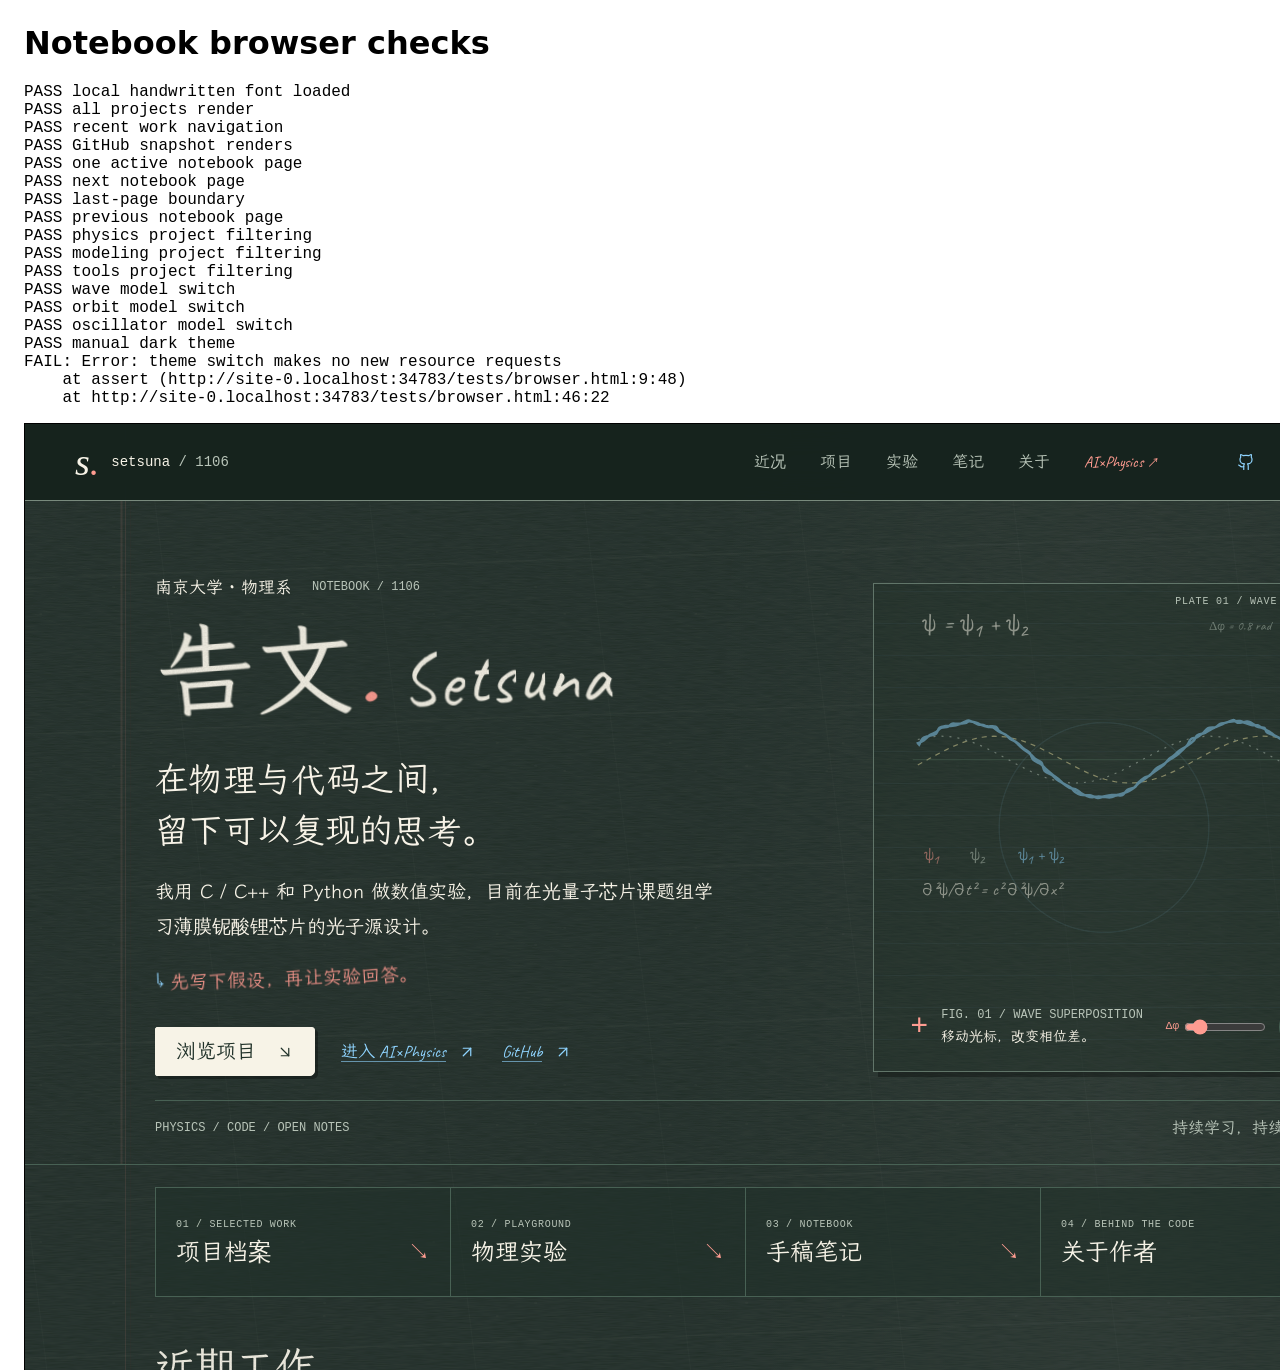
<file: tests/browser.html>
<!doctype html><meta charset="utf-8"><title>Notebook browser checks</title>
<style>body{font:16px system-ui;margin:24px}iframe{height:960px;border:1px solid;display:block}pre{white-space:pre-wrap}</style>
<h1>Notebook browser checks</h1><pre id="results">Running…</pre><div id="stage"></div>
<script>
(async()=>{
  const result=document.querySelector('#results'), stage=document.querySelector('#stage'), reports=[];
  const html=await (await fetch('../index.html')).text(), css=await (await fetch('../assets/css/site.css')).text();
  const delay=ms=>new Promise(r=>setTimeout(r,ms));
  const assert=(value,label)=>{if(!value)throw Error(label); reports.push('PASS '+label);result.textContent=reports.join('\n');};
  async function fixture({dark=false,reduced=false,stored=null,blocked=false,width=1440}={}) {
    stage.replaceChildren(); const frame=document.createElement('iframe'); frame.style.width=width+'px';stage.append(frame);
    const setup=`<script>
      const settings=${JSON.stringify({dark,reduced,stored,blocked})};
      const entries=new Map(settings.stored?[['setsuna-theme',settings.stored]]:[]);
      Object.defineProperty(window,'localStorage',{value:{getItem:k=>{if(settings.blocked)throw Error('unavailable');return entries.get(k)||null},setItem:(k,v)=>{if(settings.blocked)throw Error('unavailable');entries.set(k,v)},removeItem:k=>entries.delete(k)}});
      const realMedia=window.matchMedia.bind(window); const media=new Map();
      window.matchMedia=q=>{if(!/prefers-(color-scheme|reduced-motion)/.test(q))return realMedia(q);if(!media.has(q)){const m=new EventTarget();m.matches=q.includes('color-scheme')?settings.dark:settings.reduced;m.media=q;media.set(q,m)}return media.get(q)};
      window.changePreference=(q,value)=>{const m=matchMedia(q);m.matches=value;m.dispatchEvent(new Event('change'))};
      window.testErrors=[];window.addEventListener('error',e=>testErrors.push(e.message));
    <\/script>`;
    // Force the CSS branches alongside the test's OS-preference stub.
    const themedCSS=css.replaceAll('../fonts/','assets/fonts/').replaceAll('(prefers-color-scheme: dark)',dark?'(min-width: 0px)':'(max-width: 0px)').replaceAll('(prefers-reduced-motion: reduce)',reduced?'(min-width: 0px)':'(max-width: 0px)');
    frame.srcdoc=html.replace('<head>','<head><base href="'+new URL('../',location.href)+'">'+setup).replace(/<link rel="stylesheet"[^>]+>/, '<style>'+themedCSS+'</style>');
    await new Promise(r=>frame.onload=r); await frame.contentDocument.fonts.ready; await delay(150);
    return {d:frame.contentDocument,w:frame.contentWindow};
  }
  try {
    let {d,w}=await fixture();
    assert(d.fonts.check('18px "Notebook Hand"'),'local handwritten font loaded');
    assert(d.querySelectorAll('.project-entry').length===w.portfolioData.projects.length,'all projects render');
    assert(d.querySelector('#navigation a[href="#recent"]') && d.querySelector('#recent h2'),'recent work navigation');
    assert(Number(d.querySelector('#repo-count').textContent)===w.portfolioData.repositories.length,'GitHub snapshot renders');
    assert(d.querySelectorAll('.note-item:not([hidden])').length===1,'one active notebook page');
    d.querySelector('#note-next').click();assert(d.querySelector('#note-page').textContent==='02 / 03','next notebook page');
    d.querySelector('#note-next').click();assert(d.querySelector('#note-next').disabled,'last-page boundary');
    d.querySelector('#note-prev').click();assert(d.querySelector('#note-page').textContent==='02 / 03','previous notebook page');
    d.querySelector('[data-filter="physics"]').click();
    assert(d.querySelector('[data-project="electrostatic-bvp"].project-entry') && !d.querySelector('[data-project="sr"].project-entry'),'physics project filtering');
    d.querySelector('[data-filter="modeling"]').click();
    assert(d.querySelector('[data-project="bedwars-arena"].project-entry') && !d.querySelector('[data-project="electrostatic-bvp"].project-entry'),'modeling project filtering');
    d.querySelector('[data-filter="tools"]').click();
    assert(d.querySelector('[data-project="sr"].project-entry') && !d.querySelector('[data-project="bedwars-arena"].project-entry'),'tools project filtering');
    for(const model of ['wave','orbit','oscillator']){d.querySelector('[data-model="'+model+'"]').click();assert(d.querySelector('#experiment-panel').getAttribute('aria-labelledby')==='tab-'+model,model+' model switch');}
    const resources=w.performance.getEntriesByType('resource').length;
    d.querySelector('#theme-toggle').click();assert(d.documentElement.dataset.theme==='dark','manual dark theme');
    await delay(850);assert(w.performance.getEntriesByType('resource').length===resources,'theme switch makes no new resource requests');
    d.querySelector('#theme-toggle').click();d.querySelector('#theme-toggle').click();assert(d.documentElement.dataset.theme==='dark','rapid theme toggles');
    d.querySelector('#skip-transition').click();assert(!d.querySelector('.theme-transition').classList.contains('is-active'),'skip theme animation');
    assert(w.localStorage.getItem('setsuna-theme')==='dark','choice saved');
    d.querySelector('#theme-system').click();assert(!d.documentElement.dataset.theme && w.localStorage.getItem('setsuna-theme')===null,'return to system preference');
    assert(w.testErrors.length===0,'no runtime exceptions');
    ({d,w}=await fixture({dark:true,reduced:true,width:375}));
    assert(w.getComputedStyle(d.documentElement).getPropertyValue('--ink').trim()==='#f7f3e7','system dark CSS carrier');
    const menuToggle=d.querySelector('#menu-toggle');
    menuToggle.click();
    const recentLink=d.querySelector('#navigation a[href="#recent"]'), recentRect=recentLink.getBoundingClientRect();
    assert(recentLink.contains(d.elementFromPoint(recentRect.x+recentRect.width/2,recentRect.y+recentRect.height/2)),'mobile menu keeps the recent work link clickable');
    menuToggle.click();
    assert(!d.documentElement.dataset.theme,'system default has no saved override');
    assert(d.querySelector('#theme-toggle').getAttribute('aria-pressed')==='true','system dark button state');
    d.querySelector('#theme-toggle').click();assert(d.documentElement.dataset.theme==='light','manual light overrides dark system');
    assert(d.querySelector('#skip-transition').hidden,'reduced motion has no transition');
    assert([...d.querySelectorAll('.written-char,.turning')].every(el=>w.getComputedStyle(el).animationName==='none'),'reduced motion removes writing/page animations');
    const before=d.querySelector('#time-value').textContent;d.querySelector('#lab-play').click();await delay(250);assert(d.querySelector('#time-value').textContent===before,'reduced motion keeps experiment static');
    assert(d.documentElement.scrollWidth<=375,'375px reduced-motion layout');
    ({d,w}=await fixture({stored:'dark',width:320}));
    assert(d.documentElement.dataset.theme==='dark','saved preference restored');
    assert(d.documentElement.scrollWidth<=320,'320px dark layout');
    ({d,w}=await fixture({blocked:true,width:768}));
    d.querySelector('#theme-toggle').click();assert(d.documentElement.dataset.theme==='dark','storage failure does not block theme control');
    assert(d.documentElement.scrollWidth<=768,'768px layout');
    ({d,w}=await fixture({width:1440}));assert(d.documentElement.scrollWidth<=1440,'1440px layout');
    assert(w.testErrors.length===0,'final browser fixture has no errors');
    result.textContent=reports.join('\n')+'\nCOMPLETE: '+reports.length+' checks passed';
  }catch(error){result.textContent=reports.join('\n')+'\nFAIL: '+error.stack;}
})();
</script>
</file>
<file: assets/css/site.css>
@font-face { font-family: "Notebook Hand"; src: url("../fonts/notebook-hand.woff2") format("woff2"); font-style: normal; font-weight: 400; font-display: swap; }
@font-face { font-family: "Caveat"; src: url("../fonts/caveat.woff2") format("woff2"); font-style: normal; font-weight: 400 700; font-display: swap; }
:root {
  color-scheme: light;
  --bg: #eee7d8;
  --surface: #fbf6ea;
  --soft: #e8e0cf;
  --paper: #f7f0e1;
  --ink: #25221d;
  --muted: #655e52;
  --line: #cfc3ad;
  --accent: #285fa8;
  --accent-soft: #dce6f3;
  --coral: #a63730;
  --draft: #615f57;
  --yellow: #b4872e;
  --header: rgba(247, 240, 225, .93);
  --grid: rgba(40, 95, 168, .09);
  --chalk-dust: rgba(247, 243, 231, .08);
  --shadow: rgba(64, 47, 24, .13);
  --mono: "SFMono-Regular", Consolas, "Liberation Mono", monospace;
  --sans: "Notebook Hand", "STKaiti", "Kaiti SC", "PingFang SC", sans-serif;
  --hand: "Caveat", "Notebook Hand", "Kaiti SC", "KaiTi", cursive;
  --chalk: "Caveat", "Notebook Hand", "Chalkboard SE", cursive;
  --link-hover: #184a8b;
  --body-size: 18px;
  --body-spacing: .015em;
  --grain-filter: none;
  --write-duration: 640ms;
  --tool-width: 1.4;
  --tool-roughness: .65;
  --tool-bowing: .6;
  --image-filter: none;
  --image-blend: multiply;
  --backdrop: #09110dc7;
  --paper-fiber: #766f6209;
  --margin-rule: #b8473f35;
  --board-wear: transparent;
  --surface-texture: repeating-linear-gradient(0deg, transparent 0 31px, var(--grid) 32px), repeating-linear-gradient(90deg, transparent 0 31px, var(--grid) 32px);
  --page-motion: paper-turn; --powder-opacity: 0;
}

@media (prefers-color-scheme: dark) {
  :root:not([data-theme="light"]) {
    color-scheme: dark;
    --bg: #16221d;
    --surface: #203129;
    --soft: #263b30;
    --paper: #1d2d25;
    --ink: #f7f3e7;
    --muted: #b8c4b8;
    --line: #486154;
    --accent: #8fd4ff;
    --accent-soft: #254657;
    --coral: #ff9c91;
    --draft: #e6db9e;
    --yellow: #f3dd86;
    --header: rgba(22, 34, 29, .94);
    --grid: rgba(143, 212, 255, .075);
    --chalk-dust: rgba(247, 243, 231, .11);
    --shadow: rgba(0, 0, 0, .3);
    --hand: "Caveat", "Notebook Hand", "Chalkboard SE", "Kaiti SC", cursive;
    --link-hover: #c4eaff; --body-size: 19px; --body-spacing: .025em;
    --grain-filter: url(#chalk-grain); --write-duration: 800ms; --tool-width: 2; --tool-roughness: 1.05; --tool-bowing: .9;
    --image-filter: invert(1) grayscale(1); --image-blend: screen;
    --paper-fiber: #f7f3e706; --margin-rule: #ff9c9119; --board-wear: #f7f3e707;
    --surface-texture: radial-gradient(ellipse at 84% 14%, var(--board-wear), transparent 34%), repeating-linear-gradient(178deg, transparent 0 153px, var(--board-wear) 154px, transparent 156px);
    --page-motion: board-slide; --powder-opacity: .3;
  }
}

:root[data-theme="dark"] {
  color-scheme: dark;
  --bg: #16221d;
  --surface: #203129;
  --soft: #263b30;
  --paper: #1d2d25;
  --ink: #f7f3e7;
  --muted: #b8c4b8;
  --line: #486154;
  --accent: #8fd4ff;
  --accent-soft: #254657;
  --coral: #ff9c91;
  --draft: #e6db9e;
  --yellow: #f3dd86;
  --header: rgba(22, 34, 29, .94);
  --grid: rgba(143, 212, 255, .075);
  --chalk-dust: rgba(247, 243, 231, .11);
  --shadow: rgba(0, 0, 0, .3);
  --hand: "Caveat", "Notebook Hand", "Chalkboard SE", "Kaiti SC", cursive;
  --link-hover: #c4eaff; --body-size: 19px; --body-spacing: .025em;
  --grain-filter: url(#chalk-grain); --write-duration: 800ms; --tool-width: 2; --tool-roughness: 1.05; --tool-bowing: .9;
  --image-filter: invert(1) grayscale(1); --image-blend: screen;
  --paper-fiber: #f7f3e706; --margin-rule: #ff9c9119; --board-wear: #f7f3e707;
  --surface-texture: radial-gradient(ellipse at 84% 14%, var(--board-wear), transparent 34%), repeating-linear-gradient(178deg, transparent 0 153px, var(--board-wear) 154px, transparent 156px);
  --page-motion: board-slide; --powder-opacity: .3;
}

:root[data-theme="light"] { color-scheme: light; }

* { box-sizing: border-box; letter-spacing: 0; }
html { scroll-behavior: smooth; scroll-padding-top: 92px; }
body {
  min-width: 320px;
  margin: 0;
  background-color: var(--bg);
  background-image: repeating-linear-gradient(0deg, transparent 0 31px, var(--grid) 32px), repeating-linear-gradient(90deg, transparent 0 31px, var(--grid) 32px);
  color: var(--ink);
  font: 15px/1.75 var(--sans);
  transition: background-color .65s ease, color .65s ease;
}
.material-overlay { position: fixed; z-index: 1; inset: 0; pointer-events: none; opacity: .2; mix-blend-mode: multiply; background: var(--surface); filter: url(#paper-fibers); }
body > main, body > footer { position: relative; z-index: 2; }
:root[data-theme="dark"] .material-overlay { opacity: .19; mix-blend-mode: screen; background: var(--paper); filter: url(#board-dust); }
@media (prefers-color-scheme: dark) { :root:not([data-theme="light"]) .material-overlay { opacity: .19; mix-blend-mode: screen; background: var(--paper); filter: url(#board-dust); } }
:root[data-theme="dark"] body { background-image: linear-gradient(var(--chalk-dust), var(--chalk-dust)), repeating-linear-gradient(0deg, transparent 0 80px, var(--grid) 81px); }
@media (prefers-color-scheme: dark) {
  :root:not([data-theme="light"]) body { background-image: linear-gradient(var(--chalk-dust), var(--chalk-dust)), repeating-linear-gradient(0deg, transparent 0 80px, var(--grid) 81px); }
}
body.dialog-open { overflow: hidden; }
::selection { background: var(--accent-soft); color: var(--ink); }
a { color: inherit; text-decoration: none; }
button, input, select { font: inherit; }
button, a, input, select { -webkit-tap-highlight-color: transparent; outline-offset: 5px; }
button { color: inherit; cursor: pointer; }
button:disabled { cursor: wait; opacity: .55; }
button, select { border-radius: 2px; }
:focus-visible { outline: 2px solid var(--accent); outline-offset: 4px; }
img { display: block; max-width: 100%; }
canvas { display: block; width: 100%; }
[hidden] { display: none !important; }
svg { width: 18px; height: 18px; stroke-width: 1.6; flex-shrink: 0; vertical-align: middle; }
h1, h2, h3, p, figure { margin: 0; }
h1, h2, h3 { font-weight: 500; line-height: 1.35; font-family: var(--hand); }
.wrap { width: min(1180px, calc(100% - 96px)); margin-inline: auto; }
.muted { color: var(--muted); }
.svg-defs { position: absolute; width: 0; height: 0; overflow: hidden; }
.eyebrow { display: flex; align-items: center; gap: 12px; color: var(--accent); font: 11px/1.5 var(--mono); }
.section-number { color: var(--coral); }
.status-dot { display: inline-block; width: 7px; height: 7px; border-radius: 50%; background: var(--coral); flex-shrink: 0; box-shadow: 0 0 0 3px color-mix(in srgb, var(--coral) 15%, transparent); }
.skip-link { position: fixed; z-index: 100; top: 10px; left: 10px; padding: 8px 18px; background: var(--ink); color: var(--bg); transform: translateY(-160%); }
.skip-link:focus { transform: translateY(0); }
.theme-transition { position: fixed; z-index: 90; inset: 0; display: grid; place-items: center; pointer-events: none; opacity: 0; background: var(--bg); transition: opacity .12s ease; }
.theme-transition.is-active { opacity: 1; }
.transition-swipe { width: min(78vw, 520px); height: 2px; background: var(--accent); transform: scaleX(0); transform-origin: left; }
.theme-transition.is-active .transition-swipe { animation: board-swipe .75s cubic-bezier(.25, .8, .25, 1) both; }
.transition-caption { position: absolute; margin-top: 28px; color: var(--muted); font: 10px var(--mono); letter-spacing: .06em; text-transform: uppercase; }
@keyframes board-swipe { 0% { transform: scaleX(0); opacity: .2; } 45% { transform: scaleX(1); opacity: 1; } 100% { transform: scaleX(0); transform-origin: right; opacity: .2; } }
.site-header { position: sticky; top: 0; z-index: 20; border-bottom: 1px solid var(--line); background: var(--header); backdrop-filter: blur(14px); }
.header-inner { width: min(1340px, calc(100% - 64px)); height: 76px; margin: auto; display: flex; align-items: center; justify-content: space-between; gap: 30px; }
.brand { display: flex; align-items: center; gap: 12px; font: 14px var(--mono); }
.brand-symbol { font: italic 38px/.8 Georgia, serif; }
.brand-symbol span { color: var(--coral); }
.site-header nav { display: flex; gap: 36px; margin-left: auto; margin-right: 40px; }
.site-header nav a { position: relative; color: var(--muted); font: 15px var(--hand); }
.site-header nav a:hover, .site-header nav a.is-current { color: var(--accent); }
.site-header nav a.nav-project-link { color: var(--coral); }
.site-header nav a.nav-project-link span { font-size: .8em; }
.site-header nav a.is-current::after { content: ""; position: absolute; width: 34px; height: 7px; left: 50%; bottom: -10px; border-bottom: 2px solid var(--coral); border-radius: 50%; transform: translateX(-50%) rotate(-2deg); }
.header-actions { display: flex; gap: 12px; }
.icon-button { display: inline-flex; align-items: center; justify-content: center; gap: 7px; width: 38px; height: 38px; padding: 8px; border: 1px solid transparent; background: transparent; flex-shrink: 0; }
.icon-button:hover { border-color: var(--line); background: var(--accent-soft); color: var(--accent); }
.theme-toggle { width: auto; min-width: 38px; }
.theme-mode-label { font: 12px var(--hand); }
.menu-toggle { display: none; }
.hero { position: relative; overflow: hidden; border-bottom: 1px solid var(--line); }
.hero, .lab-section, .about-section { position: relative; isolation: isolate; }
.hero::after, .lab-section::after, .about-section::after { z-index: -1; }
.hero::before { content: ""; position: absolute; inset: 0; pointer-events: none; opacity: .32; background: radial-gradient(ellipse at 72% 35%, transparent 0 42%, var(--grid) 43% 43.2%, transparent 44%); }
#hero-canvas, #hero-fallback { position: absolute; inset: 0; height: 100%; pointer-events: none; opacity: .72; }
.hero-inner { position: relative; min-height: 604px; padding-top: 66px; padding-bottom: 88px; }
.hero-copy { position: relative; z-index: 1; width: 56%; }
.hero .eyebrow { margin-bottom: 24px; }
h1 { display: flex; align-items: baseline; flex-wrap: wrap; font-size: 88px; line-height: 1.08; transform: rotate(-1deg); transform-origin: left center; }
.name-period { color: var(--coral); }
.latin-name { display: block; margin-left: 22px; color: var(--ink); font: italic 64px/1.1 Georgia, "Times New Roman", serif; }
.hero-subtitle { margin-top: 24px; font: 31px/1.45 var(--hand); }
.hero-intro { max-width: 620px; margin-top: 18px; color: var(--muted); font-size: 14px; line-height: 1.95; }
.margin-note { display: inline-block; margin-top: 20px; color: var(--coral); font: 15px var(--hand); transform: rotate(-2deg); }
.margin-note::before { content: "↳ "; color: var(--accent); }
.hero-actions { display: flex; align-items: center; gap: 30px; margin-top: 30px; }
.button { display: inline-flex; align-items: center; justify-content: center; gap: 28px; padding: 11px 22px; border: 1px solid var(--ink); border-radius: 2px; font: 15px var(--hand); }
.primary { background: var(--ink); color: var(--bg); }
.primary:hover { border-color: var(--coral); background: var(--coral); color: var(--surface); }
.text-link { display: inline-flex; align-items: center; gap: 12px; color: var(--accent); font: 14px var(--hand); text-decoration: underline; text-decoration-thickness: 1px; text-underline-offset: 4px; text-decoration-color: color-mix(in srgb, var(--accent) 60%, transparent); }
.text-link:hover { color: var(--link-hover); text-decoration-color: var(--link-hover); }
.hero-doodle { position: absolute; z-index: 0; top: 120px; right: 2%; width: 47%; max-width: 500px; color: var(--draft); transform: rotate(1deg); }
.hero-doodle svg { width: 100%; height: auto; overflow: visible; }
.hero-doodle path, .hero-doodle circle { fill: none; stroke: currentColor; stroke-width: 2.1; stroke-linecap: round; stroke-linejoin: round; filter: none; }
:root[data-theme="dark"] .hero-doodle path, :root[data-theme="dark"] .hero-doodle circle { filter: url(#chalk-grain); }
@media (prefers-color-scheme: dark) {
  :root:not([data-theme="light"]) .hero-doodle path, :root:not([data-theme="light"]) .hero-doodle circle { filter: url(#chalk-grain); }
}
.hero-doodle .draft-line { stroke: var(--draft); stroke-width: 1.3; stroke-dasharray: 7 9; }
.hero-doodle .draw-circle { stroke: var(--coral); stroke-width: 2.8; }
.doodle-text { fill: var(--accent); font: 26px var(--hand); }
.doodle-label { fill: var(--muted); font: 9px var(--mono); }
.draw-path, .draw-circle { stroke-dasharray: 900; stroke-dashoffset: 900; animation: write-on 1.8s .15s ease-out forwards; }
.draft-line { animation-delay: .45s; }
.draw-circle { animation-delay: .7s; }
@keyframes write-on { to { stroke-dashoffset: 0; } }
.hero-plot-label { position: absolute; right: 0; bottom: 99px; left: 59%; display: flex; align-items: center; gap: 13px; color: var(--muted); font: 10px/1.9 var(--mono); }
.hero-plot-label b { color: var(--ink); font: 15px var(--hand); }
.hero-plot-label .icon-button { margin-left: auto; }
.plot-cross { color: var(--coral); font: 30px/1 var(--mono); }
.hero-bottom { position: absolute; right: 0; bottom: 23px; left: 0; display: flex; justify-content: space-between; color: var(--muted); font: 10px/1.6 var(--mono); }
.hero-bottom > span:last-child { display: flex; align-items: center; gap: 12px; font-family: var(--hand); font-size: 14px; }
.section { padding-block: 76px; }
.section-top { display: flex; align-items: center; justify-content: space-between; gap: 20px; margin-bottom: 23px; }
.section-heading { margin-bottom: 34px; }
.section-heading h2 { font-size: 36px; transform: rotate(-.5deg); transform-origin: left center; }
.section-heading p { margin-top: 13px; color: var(--muted); font-size: 13px; }
.project-toolbar { display: flex; align-items: center; justify-content: space-between; gap: 16px; margin-bottom: 26px; border-bottom: 1px solid var(--line); }
.filters { display: flex; gap: 28px; }
.filter { padding: 12px 0 14px; border: 0; border-bottom: 2px solid transparent; border-radius: 0; background: transparent; color: var(--muted); font: 14px var(--hand); white-space: nowrap; }
.filter.is-active { border-color: var(--coral); color: var(--coral); }
.filter span { margin-left: 6px; font: 10px var(--mono); }
.result-count { color: var(--muted); font-size: 11px; white-space: nowrap; }
.project-grid { display: grid; grid-template-columns: repeat(3, minmax(0, 1fr)); gap: 20px; }
.project-card { min-width: 0; display: flex; flex-direction: column; padding: 25px; border: 1px solid var(--line); border-radius: 2px; background: var(--surface); box-shadow: 2px 3px 0 var(--shadow); transition: border-color .2s, transform .2s, box-shadow .2s; }
.project-card, .experiment, .paged .note-item { position: relative; overflow: hidden; }
.project-card::after, .experiment::after, .paged .note-item::after { content: ""; position: absolute; inset: 0; pointer-events: none; opacity: .34; background: repeating-linear-gradient(93deg, transparent 0 71px, var(--paper-fiber) 72px, transparent 73px), repeating-linear-gradient(3deg, transparent 0 47px, var(--paper-fiber) 48px, transparent 49px); mix-blend-mode: multiply; }
.project-card:nth-child(2n) { transform: rotate(.3deg); }
.project-card:nth-child(3n) { transform: rotate(-.25deg); }
.project-card:hover { border-color: var(--accent); box-shadow: 4px 6px 0 var(--shadow); transform: translateY(-3px) rotate(0); }
.project-card.featured { grid-column: span 2; display: grid; grid-template-columns: 1fr 1fr; padding: 0; overflow: hidden; }
.featured .project-body { display: flex; flex-direction: column; padding: 28px; }
.project-top { display: flex; align-items: center; justify-content: space-between; margin-bottom: 23px; color: var(--accent); }
.project-top > span { font: 10px var(--mono); }
.project-top svg { width: 21px; height: 21px; }
.project-card h3 { margin-bottom: 7px; font-size: 25px; }
.project-card h3 a:hover { color: var(--accent); }
.project-subtitle { margin-bottom: 15px; color: var(--coral); font: 16px var(--hand); }
.project-description { margin-bottom: 21px; color: var(--muted); font-size: 13px; line-height: 1.85; }
.project-tags { display: flex; flex-wrap: wrap; gap: 7px 12px; margin-top: auto; margin-bottom: 22px; color: var(--draft); font: 10px/1.6 var(--mono); }
.project-tags span::before { content: "·"; margin-right: 4px; color: var(--accent); }
.project-footer { display: flex; align-items: center; justify-content: space-between; gap: 8px; padding-top: 16px; border-top: 1px solid var(--line); }
.project-footer .text-link { font-size: 13px; }
.language { display: flex; align-items: center; gap: 6px; color: var(--muted); font: 10px var(--mono); }
.language::before { width: 6px; height: 6px; border-radius: 50%; background: var(--accent); content: ""; }
.project-art { display: flex; flex-direction: column; justify-content: center; padding: 30px 22px 20px; border-left: 1px solid var(--line); background: var(--paper); color: var(--draft); }
.project-art img { width: 100%; height: 235px; object-fit: contain; mix-blend-mode: multiply; }
.project-art figcaption { display: flex; justify-content: space-between; margin-top: 22px; font: 9px/1.6 var(--mono); }
.lab-section { border-block: 1px solid var(--line); background: var(--soft); }
.lab-section::before, .about-section::before { content: ""; position: absolute; inset: 0; pointer-events: none; opacity: .35; background: radial-gradient(ellipse at 18% 31%, var(--board-wear), transparent 24%), radial-gradient(ellipse at 78% 72%, var(--board-wear), transparent 19%); }
.model-tabs { display: grid; grid-template-columns: repeat(3, 1fr); gap: 1px; margin-bottom: 14px; border: 1px solid var(--line); background: var(--line); }
.model-tabs button { display: grid; grid-template-columns: auto 1fr auto; align-items: center; gap: 12px; padding: 13px 17px; border: 0; border-radius: 0; background: var(--surface); color: var(--muted); text-align: left; }
.model-tabs button svg { color: var(--accent); width: 17px; height: 17px; }
.model-tabs button span { font: 16px var(--hand); }
.model-tabs button small { font: 10px var(--mono); }
.model-tabs button[aria-selected="true"] { background: var(--accent-soft); color: var(--ink); box-shadow: inset 0 -2px var(--coral); }
.model-tabs button:hover { color: var(--accent); }
.experiment { display: grid; grid-template-columns: minmax(0, 1fr) 290px; overflow: hidden; border: 1px solid var(--line); border-radius: 2px; background: var(--surface); box-shadow: 2px 3px 0 var(--shadow); }
.experiment-main { min-width: 0; }
.experiment-top { display: flex; align-items: center; justify-content: space-between; gap: 12px; padding: 18px 22px 5px; }
.segmented { display: flex; flex-wrap: wrap; gap: 2px; padding: 3px; border-radius: 2px; background: var(--soft); }
.segmented button { padding: 5px 18px; border: 1px solid transparent; background: transparent; color: var(--muted); font: 13px var(--hand); white-space: nowrap; }
.segmented button.is-active { border-color: var(--line); background: var(--surface); color: var(--ink); }
.segmented button:hover { color: var(--accent); }
.experiment-actions { display: flex; gap: 3px; }
.run-status { align-self: center; color: var(--coral); font: 10px var(--mono); }
.plot-legend { display: flex; flex-wrap: wrap; gap: 15px; padding: 10px 22px 14px; border-top: 1px solid var(--line); color: var(--muted); font: 10px var(--mono); }
.plot-legend span { display: inline-flex; align-items: center; gap: 6px; }
.legend-swatch { width: 18px; height: 2px; background: var(--accent); }
.swatch-1 { background: var(--coral); opacity: .75; }
.swatch-2 { background: var(--draft); opacity: .8; }
#lab-canvas { height: 300px; }
.telemetry { display: grid; grid-template-columns: repeat(4, minmax(0, 1fr)); gap: 14px; padding: 18px 22px; border-top: 1px solid var(--line); }
.telemetry span { display: block; color: var(--muted); font-size: 10px; white-space: nowrap; }
.telemetry output { display: block; font: 21px/1.7 var(--mono); font-variant-numeric: tabular-nums; }
.experiment-settings { padding: 27px; border-left: 1px solid var(--line); }
.experiment-settings h3 { margin: 12px 0; font-size: 22px; }
.equation { min-height: 54px; margin-bottom: 28px; font: italic 19px/1.5 Georgia, serif; overflow-wrap: anywhere; }
.parameter { margin-bottom: 23px; }
.parameter label { display: flex; justify-content: space-between; gap: 10px; font: 14px var(--hand); }
.parameter label span { color: var(--muted); font: 11px var(--mono); }
.parameter > div { display: flex; align-items: center; gap: 18px; margin-top: 7px; }
input[type="range"] { width: 100%; min-width: 0; height: 24px; accent-color: var(--accent); cursor: pointer; }
.parameter output { min-width: 35px; color: var(--accent); text-align: right; font: 12px var(--mono); }
.preset-label { display: block; margin-bottom: 8px; font: 14px var(--hand); }
select { width: 100%; padding: 7px 10px; border: 1px solid var(--line); background: var(--surface); color: var(--ink); font-size: 12px; }
.model-note { margin-top: 22px; padding-top: 17px; border-top: 1px solid var(--line); color: var(--muted); font-size: 11px; }
.model-note p { margin-top: 7px; font: 10px/1.9 var(--mono); }
.note-grid { display: grid; grid-template-columns: repeat(3, minmax(0, 1fr)); gap: 26px; }
.note-image { position: relative; display: block; overflow: hidden; aspect-ratio: 1.4; padding: 23px; border: 1px solid var(--line); background: var(--paper); box-shadow: 2px 3px 0 var(--shadow); }
.note-image::before { content: ""; position: absolute; z-index: 0; inset: 0; pointer-events: none; opacity: .26; background: repeating-linear-gradient(0deg, transparent 0 4px, var(--paper-fiber) 5px, transparent 6px); mix-blend-mode: multiply; }
.note-image img { width: 100%; height: 100%; object-fit: contain; mix-blend-mode: multiply; transition: transform .3s; }
.note-image > * { position: relative; z-index: 1; }
.note-image:hover img { transform: scale(1.04) rotate(-.6deg); }
.zoom-mark { position: absolute; right: 10px; bottom: 10px; display: grid; width: 30px; height: 30px; place-items: center; border: 1px solid var(--line); background: var(--surface); color: var(--accent); opacity: .8; }
.note-image:hover .zoom-mark { opacity: 1; }
.note-item figcaption { padding-top: 21px; }
.note-item .eyebrow { font-size: 9px; }
.note-item h3 { margin-top: 10px; font-size: 22px; }
.note-item p { margin-top: 6px; color: var(--muted); font-size: 12px; }
.about-section { border-block: 1px solid var(--line); background: var(--soft); }
.about-layout { display: grid; grid-template-columns: 1fr 1fr; gap: 100px; }
.identity { display: flex; align-items: center; gap: 21px; margin: 26px 0; }
.identity img { width: 70px; height: 70px; object-fit: cover; border: 2px solid var(--coral); border-radius: 50%; filter: saturate(.75); }
.identity h2 { font-size: 30px; }
.identity span { display: block; margin-top: 7px; color: var(--muted); font: 14px var(--hand); }
.about-copy > p:not(.eyebrow) { margin-bottom: 12px; color: var(--muted); font-size: 13px; line-height: 1.95; }
.interest-list { display: flex; flex-wrap: wrap; gap: 8px 16px; margin: 25px 0; font: 14px var(--hand); }
.interest-list span::before { margin-right: 6px; color: var(--coral); content: "+"; }
.activity { padding-top: 2px; }
.activity-heading { display: flex; align-items: center; justify-content: space-between; }
.activity-heading h3 { font-size: 22px; }
.sync-status { min-height: 18px; margin: 3px 0 19px; color: var(--muted); font-size: 10px; }
.activity-row { display: grid; grid-template-columns: 73px minmax(0, 1fr) 18px; align-items: center; gap: 12px; padding: 20px 0; border-top: 1px solid var(--line); }
.activity-row:hover { color: var(--accent); }
.activity-row time { color: var(--muted); font: 10px var(--mono); }
.activity-row strong { display: block; font: 17px var(--hand); overflow-wrap: anywhere; }
.activity-row small { display: block; margin-top: 3px; color: var(--muted); font-size: 11px; }
.github-stats { display: flex; flex-wrap: wrap; align-items: center; gap: 15px; margin-top: 12px; padding-top: 19px; border-top: 1px solid var(--line); color: var(--muted); font-size: 10px; }
.github-stats strong { margin-right: 3px; color: var(--ink); font: 17px var(--mono); }
.github-stats a { margin-left: auto; }
.github-stats svg { width: 13px; height: 13px; }
.contact-section { padding-block: 65px 72px; }
.contact-section .eyebrow { color: var(--accent); }
.contact-line { display: flex; align-items: center; justify-content: space-between; gap: 30px; margin: 24px 0; }
.contact-line h2 { font-size: 42px; line-height: 1.4; }
.contact-arrow { display: grid; width: 82px; height: 82px; flex-shrink: 0; place-items: center; border: 1px solid var(--line); border-radius: 50%; }
.contact-arrow svg { width: 35px; height: 35px; }
.contact-arrow:hover { background: var(--accent-soft); color: var(--accent); }
.email-link { color: var(--accent); font: 13px var(--mono); text-decoration: underline; text-underline-offset: 4px; overflow-wrap: anywhere; }
.site-footer { display: flex; align-items: center; justify-content: space-between; gap: 25px; min-height: 88px; padding-block: 20px; border-top: 1px solid var(--line); color: var(--muted); font-size: 10px; }
.site-footer > div { display: flex; align-items: center; gap: 30px; }
.site-footer svg { width: 14px; height: 14px; }
dialog { width: min(1000px, calc(100% - 32px)); max-height: 90dvh; padding: 20px; border: 1px solid var(--line); border-radius: 2px; background: var(--surface); color: var(--ink); box-shadow: 7px 9px 0 var(--shadow); }
dialog::backdrop { background: var(--backdrop); backdrop-filter: blur(4px); }
.dialog-toolbar { display: flex; align-items: center; justify-content: space-between; gap: 20px; margin-bottom: 15px; font: 16px var(--hand); }
#dialog-image { width: 100%; max-height: 72dvh; object-fit: contain; background: var(--paper); }
:root[data-theme="dark"] .project-art img, :root[data-theme="dark"] .note-image img { mix-blend-mode: normal; opacity: .86; }
@media (prefers-color-scheme: dark) {
  :root:not([data-theme="light"]) .project-art img, :root:not([data-theme="light"]) .note-image img { mix-blend-mode: normal; opacity: .86; }
}

@media (min-width: 1500px) { .hero-inner { min-height: 630px; padding-top: 78px; } }
@media (max-width: 1100px) {
  .wrap { width: calc(100% - 64px); }
  h1 { font-size: 74px; }
  .latin-name { margin-left: 14px; font-size: 52px; }
  .hero-subtitle { font-size: 27px; }
  .hero-copy { width: 58%; }
  .project-grid { gap: 16px; }
  .project-card { padding: 22px; }
  .featured .project-body { padding: 23px; }
  .project-art { padding: 20px 12px; }
  .project-card h3 { font-size: 22px; }
  .about-layout { gap: 48px; }
}
@media (max-width: 800px) {
  .header-inner { width: calc(100% - 40px); height: 68px; gap: 16px; }
  .site-header nav { gap: 24px; margin-right: 15px; }
  .header-actions { gap: 3px; }
  .theme-mode-label { display: none; }
  .hero-copy { width: 63%; }
  .hero-inner { min-height: 565px; padding-top: 56px; }
  h1 { font-size: 66px; }
  .latin-name { font-size: 42px; }
  .hero-intro { max-width: 330px; }
  .desktop-break { display: none; }
  .hero-plot-label { bottom: 120px; left: 65%; }
  .hero-plot-label .plot-cross, .hero-plot-label b { display: none; }
  .hero-plot-label .icon-button { margin-left: 0; }
  .hero-doodle { top: 150px; right: -4%; width: 46%; }
  .section { padding-block: 56px; }
  .section-heading h2 { font-size: 30px; }
  .project-grid { grid-template-columns: repeat(2, minmax(0, 1fr)); }
  .project-card.featured { grid-column: span 2; }
  .project-art img { height: 220px; }
  .experiment { grid-template-columns: minmax(0, 1fr) 245px; }
  .experiment-settings { padding: 22px; }
  #lab-canvas { height: 320px; }
  .telemetry { gap: 8px; padding-inline: 16px; }
  .telemetry output { font-size: 18px; }
  .telemetry span { font-size: 9px; white-space: normal; }
  .note-grid { gap: 18px; }
  .note-image { aspect-ratio: 1.1; padding: 15px; }
  .note-item h3 { font-size: 19px; }
  .about-layout { gap: 36px; }
  .identity { gap: 14px; }
  .identity img { width: 55px; height: 55px; }
  .identity h2 { font-size: 23px; }
  .activity-row { grid-template-columns: 67px minmax(0, 1fr) 16px; gap: 8px; }
}
@media (max-width: 600px) {
  html { scroll-padding-top: 80px; }
  .wrap { width: calc(100% - 40px); }
  .brand { gap: 9px; font-size: 12px; }
  .brand-symbol { font-size: 34px; }
  .site-header nav { position: absolute; top: 67px; right: 0; left: 0; display: none; justify-content: space-around; margin: 0; padding: 22px; border-bottom: 1px solid var(--line); background: var(--bg); }
  .site-header nav.is-open { display: flex; }
  .menu-toggle { display: inline-flex; }
  .github-link { display: none; }
  .hero-inner { min-height: 680px; padding-top: 39px; padding-bottom: 268px; }
  .hero-copy { width: 100%; }
  .hero .eyebrow { gap: 9px; margin-bottom: 24px; font-size: 9px; }
  h1 { font-size: 68px; }
  .latin-name { margin-left: 17px; font-size: 46px; }
  .hero-subtitle { margin-top: 22px; font-size: 26px; }
  .hero-intro { max-width: 360px; margin-top: 13px; font-size: 12px; }
  .margin-note { margin-top: 15px; font-size: 13px; }
  .hero-actions { margin-top: 24px; }
  .button { gap: 20px; padding: 10px 17px; font-size: 13px; }
  .hero-doodle { top: auto; right: -1%; bottom: 90px; width: 96%; opacity: .8; }
  .hero-plot-label { right: 0; bottom: 59px; left: 0; gap: 12px; }
  .hero-plot-label .plot-cross { display: block; }
  .hero-plot-label .icon-button { margin-left: auto; }
  .hero-bottom { bottom: 19px; font-size: 8px; }
  .hero-bottom > span:last-child { gap: 8px; font-size: 11px; }
  .section { padding-block: 45px; }
  .section-top { gap: 12px; margin-bottom: 20px; }
  .section-top .eyebrow { gap: 8px; font-size: 9px; }
  .section-top .text-link { gap: 3px; font-size: 11px; }
  .section-top .text-link svg { width: 14px; height: 14px; }
  .section-heading { margin-bottom: 24px; }
  .section-heading h2 { font-size: 27px; }
  .section-heading h2 .muted { display: block; margin-top: 5px; }
  .section-heading p { font-size: 12px; }
  .filters { gap: 21px; }
  .filter { font-size: 13px; }
  .filter span, .result-count { display: none; }
  .project-toolbar { margin-bottom: 20px; }
  .project-grid { grid-template-columns: 1fr; gap: 16px; }
  .project-card.featured { grid-column: auto; grid-template-columns: 1fr; }
  .project-art { padding: 21px 25px; border-top: 1px solid var(--line); border-left: 0; }
  .project-art img { height: 210px; }
  .project-art figcaption { margin-top: 12px; }
  .project-top { margin-bottom: 15px; }
  .project-card h3 { font-size: 24px; }
  .project-description { font-size: 13px; }
  .experiment { grid-template-columns: 1fr; }
  .model-tabs { margin-bottom: 10px; }
  .model-tabs button { grid-template-columns: 1fr; gap: 4px; padding: 11px 10px; }
  .model-tabs button svg { width: 15px; height: 15px; }
  .model-tabs button small { display: none; }
  .model-tabs button span { font-size: 12px; }
  .run-status { display: none; }
  .experiment-top { align-items: flex-start; padding: 14px 13px 4px; }
  .segmented { flex: 1; }
  .segmented button { flex: 1; padding-inline: 8px; font-size: 12px; }
  #lab-canvas { height: 240px; }
  .telemetry { padding: 15px 13px; }
  .telemetry output { font-size: 17px; }
  .experiment-settings { padding: 23px; border-top: 1px solid var(--line); border-left: 0; }
  .equation { margin-bottom: 22px; }
  .model-note { margin-top: 18px; }
  .note-grid { grid-template-columns: 1fr; gap: 30px; }
  .note-image { aspect-ratio: 1.5; padding: 22px; }
  .note-item figcaption { padding-top: 15px; }
  .note-item h3 { font-size: 22px; }
  .about-layout { grid-template-columns: 1fr; gap: 46px; }
  .identity img { width: 65px; height: 65px; }
  .identity h2 { font-size: 27px; }
  .contact-section { padding-block: 44px; }
  .contact-line { gap: 16px; margin-block: 23px; }
  .contact-line h2 { font-size: 29px; }
  .contact-arrow { width: 54px; height: 54px; }
  .contact-arrow svg { width: 27px; height: 27px; }
  .email-link { font-size: 11px; }
  .site-footer { flex-wrap: wrap; gap: 15px; font-size: 9px; }
  .site-footer > span:nth-child(2) { display: none; }
  .site-footer > div { gap: 16px; }
  .dialog-toolbar { font-size: 13px; }
}
@media (max-width: 359px) { h1 { font-size: 57px; } .latin-name { margin-left: 12px; font-size: 39px; } .filters { gap: 17px; } .contact-line h2 { font-size: 24px; } }
@media (prefers-reduced-motion: reduce) {
  html { scroll-behavior: auto; }
  *, *::before, *::after { transition: none !important; animation: none !important; }
  .draw-path, .draw-circle { stroke-dashoffset: 0; }
}

/* One semantic system; all writing-tool and material differences are tokens. */
body { font-size: var(--body-size); letter-spacing: var(--body-spacing); background-image: var(--surface-texture); transition: none; }
:root[data-theme="dark"] body { background-image: var(--surface-texture); }
@media (prefers-color-scheme: dark) { :root:not([data-theme="light"]) body { background-image: var(--surface-texture); } }
a { color: var(--accent); text-decoration: underline; text-underline-offset: .22em; text-decoration-thickness: 1px; }
a:hover { color: var(--link-hover); text-decoration-thickness: 2px; }
.brand { color: var(--ink); text-decoration: none; }
.site-header nav a { color: var(--accent); font-size: 18px; }
.icon-button { min-width: 44px; min-height: 44px; }
.theme-mode-label { font-size: 16px; }
.hero-inner { min-height: 650px; padding-top: 70px; }
.hero-copy { width: 57%; }
.hero::before { opacity: 1; background: linear-gradient(90deg, transparent 0 calc(50% - 625px), var(--margin-rule) calc(50% - 624px) calc(50% - 623px), transparent calc(50% - 622px)); }
.hero::after { content: ""; pointer-events: none; position: absolute; inset: 0; opacity: .5; background: repeating-linear-gradient(23deg, transparent 0 5px, var(--paper-fiber) 6px, transparent 7px); }
.hero .eyebrow { color: var(--ink); font: 17px var(--sans); gap: 20px; margin-bottom: 32px; }
.notebook-id { color: var(--muted); font: 12px var(--mono); }
h1 { font-size: clamp(70px, 7vw, 104px); }
.latin-name { font: 76px/1 var(--hand); }
.hero-subtitle { font-size: 34px; line-height: 1.65; }
.red-underline { text-decoration: underline wavy var(--coral); text-decoration-thickness: 1.5px; text-underline-offset: .18em; }
.hero-intro { color: var(--ink); font-size: var(--body-size); }
.margin-note { font-size: 19px; margin-top: 23px; }
.hero-actions { margin-top: 32px; }
.button { background: transparent; color: var(--accent); border-color: var(--accent); border-radius: 48% 4% 40% 5% / 8% 45% 9% 45%; font-size: 20px; text-decoration: none; }
.primary:hover { color: var(--link-hover); border-color: var(--link-hover); background: transparent; }
.text-link { font-size: 18px; }
.hero-doodle { top: 74px; right: -1%; width: 43%; }
.hero-doodle > svg { visibility: hidden; }
.hero-doodle { pointer-events: none; }
.hero-plot-label { left: 61%; bottom: 123px; font-size: 12px; }
.hero-bottom { font-size: 12px; }
.hero-bottom > span:last-child { font-size: 16px; }
.eyebrow { font-size: 12px; }
.section-heading h2 { font-size: 38px; }
.section-heading h2 .muted { color: var(--ink); }
.section-heading p { color: var(--accent); font-size: 17px; }
.project-card { background-color: var(--surface); background-image: repeating-linear-gradient(0deg, transparent 0 31px, var(--paper-fiber) 32px); border-radius: 1px 2px 7px 1px; padding: 28px; }
.project-card h3 { font-size: 30px; overflow-wrap: anywhere; }
.project-top > span { font-size: 13px; color: var(--muted); }
.project-subtitle { color: var(--ink); font-size: 20px; }
.project-description, .about-copy > p:not(.eyebrow) { color: var(--ink); font-size: var(--body-size); }
.project-tags { color: var(--muted); font-size: 12px; }
.project-footer .text-link { font-size: 17px; }
.project-art figcaption, .language { font-size: 12px; }
.filter { font-size: 18px; }
.result-count, .filter span { font-size: 12px; }
.note-item p { font-size: 16px; color: var(--accent); }
.note-item .eyebrow { font-size: 12px; }
.note-item h3 { font-size: 26px; }
.note-image img, .project-art img { filter: var(--image-filter); mix-blend-mode: var(--image-blend) !important; opacity: 1 !important; }
.model-tabs button span { font-size: 19px; }
.model-tabs button small, .run-status, .plot-legend, .telemetry span { font-size: 12px; }
.segmented button { font-size: 17px; }
.parameter label, .preset-label { font-size: 18px; }
.parameter label span, .parameter output, .model-note, .model-note p { font-size: 14px; }
select { font-size: 16px; }
.equation { font: 25px/1.45 var(--hand); }
.identity span { font-size: 18px; }
.sync-status, .activity-row time, .github-stats { font-size: 12px; }
.activity-row { grid-template-columns: 86px minmax(0, 1fr) 18px; }
.activity-row strong { font-size: 23px; }
.activity-row small { font-size: 16px; color: var(--accent); }
.signature { display: inline-block; font: 28px var(--hand); color: var(--ink); transform: rotate(-2deg); }
.site-footer { font-size: 14px; }
.email-link { font-size: 18px; }
h1, h2, h3, .margin-note, .equation, .signature { filter: var(--grain-filter); }
.skip-transition { position: fixed; bottom: 30px; right: 30px; z-index: 100; background: var(--surface); border: 1px solid var(--accent); color: var(--accent); padding: 10px 18px; }
@media (max-width: 1100px) { .hero-copy { width: 58%; } .latin-name { font-size: 60px; } .about-layout { gap: 48px; } }
@media (max-width: 800px) {
  .hero-copy { width: 60%; } .hero-subtitle { font-size: 29px; } .hero .eyebrow { flex-wrap: wrap; gap: 8px; }
  .hero-plot-label { left: 64%; } .hero-inner { min-height: 640px; }
  .experiment { grid-template-columns: 1fr; } .experiment-settings { border-left: 0; border-top: 1px solid var(--line); }
  .note-grid { grid-template-columns: 1fr; } .note-item { display: grid; grid-template-columns: 1fr 1fr; gap: 24px; align-items: center; }
  .note-image { aspect-ratio: 1.5; } .about-layout { grid-template-columns: 1fr; }
}
@media (max-width: 600px) {
  .hero-copy { width: 100%; } .hero-inner { min-height: 880px; padding-top: 38px; padding-bottom: 350px; }
  .hero .eyebrow { font-size: 15px; margin-bottom: 26px; } .notebook-id { font-size: 11px; }
  h1 { font-size: 70px; } .latin-name { font-size: 52px; margin-left: 12px; }
  .hero-intro { max-width: none; font-size: 17px; } .margin-note { font-size: 17px; }
  .hero-subtitle { font-size: 28px; } .hero-actions { margin-top: 26px; gap: 24px; }
  .hero-plot-label { bottom: 60px; left: 0; } .hero-bottom { font-size: 10px; } .hero-bottom > span:last-child { font-size: 12px; }
  .section-heading h2 { font-size: 29px; } .section-top { align-items: flex-start; flex-wrap: wrap; }
  .section-top .eyebrow { font-size: 12px; } .section-top .text-link { font-size: 16px; }
  .filter { font-size: 16px; } .filters { gap: 20px; }
  .project-card h3 { font-size: 30px; } .project-description { font-size: 18px; }
  .model-tabs button span { font-size: 16px; } .telemetry { grid-template-columns: repeat(2, 1fr); }
  .note-item { display: block; } .note-item h3 { font-size: 26px; }
  .email-link { font-size: 15px; } .site-footer { font-size: 12px; } .signature { font-size: 24px; }
  .theme-mode-label { display: inline; font-size: 14px; }
}

/* Writing gestures use one lightweight layer, and are never needed to read content. */
.written-char {
  display: inline-block;
  white-space: pre;
  transform: translateY(var(--lift, 0)) rotate(var(--tilt, 0));
  letter-spacing: var(--char-space, 0);
  text-shadow: .18px .22px 0 var(--ink-shadow);
}
.imperfect-char { transform: translateY(calc(var(--lift, 0) + .035em)) rotate(calc(var(--tilt, 0) * 1.6)); letter-spacing: .035em; }
.writing .written-char { animation: ink-arrive var(--write-duration) cubic-bezier(.2,.65,.4,1) var(--char-delay) both; }
@keyframes ink-arrive { from { opacity: 0; clip-path: inset(0 100% 0 0); } to { opacity: 1; clip-path: inset(0); } }
.theme-transition { background: var(--bg); transition: none; }
.theme-transition.is-active { animation: erase-carrier 760ms ease-out both; }
.transition-swipe { display: none; }
@keyframes erase-carrier { 0% { opacity: .96; clip-path: inset(0); } 20% { opacity: .85; } 100% { opacity: 0; clip-path: inset(0 0 0 100%); } }
.theme-system { border: 0; border-bottom: 1px dashed var(--accent); background: transparent; color: var(--accent); font-size: 14px; padding: 0 3px; min-height: 44px; }
.conclusion { color: var(--coral); box-decoration-break: clone; -webkit-box-decoration-break: clone; text-decoration: underline wavy; text-decoration-thickness: 1px; text-underline-offset: .23em; }
.featured .conclusion { border: 1.5px solid var(--coral); border-radius: 46% 51% 47% 49%; padding: 3px 5px; text-decoration: none; }
.legend-swatch { background: var(--ink); }
.swatch-1 { background: var(--coral); opacity: 1; }
.swatch-2 { background: var(--draft); opacity: 1; }
.notebook-pagination { display: flex; align-items: center; justify-content: center; gap: 30px; margin-top: 30px; }
.notebook-pagination button { min-height: 44px; border: 0; background: transparent; color: var(--accent); text-decoration: underline; text-underline-offset: 5px; font: 21px var(--hand); padding: 8px 16px; }
.notebook-pagination button:disabled { color: var(--muted); text-decoration: none; cursor: default; opacity: .65; }
#note-page { color: var(--muted); font: 14px var(--mono); }
.note-grid.paged { display: block; }
.paged .note-item { display: grid; grid-template-columns: 1.1fr 1fr; gap: 54px; align-items: center; padding: 30px; background: var(--surface); border: 1px solid var(--line); border-left: 3px double var(--margin-rule); box-shadow: 3px 4px 0 var(--shadow); }
.paged .note-image { aspect-ratio: 1.6; padding: 15px; background: transparent; box-shadow: none; border: 0; }
.paged figcaption { padding: 10px 0; }
.paged .note-item h3 { margin-top: 18px; font-size: 31px; }
.note-item .note-equation { color: var(--ink); font: 28px/1.5 var(--hand); margin-top: 24px; }
.note-item .note-remark { color: var(--coral); font: 19px/1.7 var(--sans); margin-top: 15px; }
.original-hint { color: var(--accent); display: block; font-size: 15px; margin-top: 22px; }
.has-sketch { position: relative; }
.has-sketch > img { visibility: visible !important; }
.sketch-ready > img { visibility: hidden !important; }
.notebook-sketch { width: 100%; height: auto; position: absolute; inset: 0; margin: auto; filter: none; overflow: visible; pointer-events: none; font-family: var(--hand); }
.note-image > .notebook-sketch,
.project-art > .notebook-sketch { position: absolute; inset: 0; z-index: 2; }
.project-art .notebook-sketch { width: calc(100% - 30px); bottom: 35px; }
.notebook-sketch path { stroke-linecap: round; stroke-linejoin: round; }
.turning { transform-origin: left center; animation: var(--page-motion) var(--write-duration) ease-out both; }
.turning .notebook-sketch path { stroke-dasharray: var(--path-length); animation: sketch-write var(--write-duration) ease-out var(--path-delay) both; }
@keyframes sketch-write { from { stroke-dashoffset: var(--path-length); } to { stroke-dashoffset: 0; } }
@keyframes paper-turn { from { opacity: .5; transform: perspective(1500px) rotateY(-6deg); } to { opacity: 1; transform: perspective(1500px) rotateY(0); } }
@keyframes board-slide { from { opacity: .45; transform: translateX(var(--board-slide-distance, 24px)); clip-path: inset(0 0 0 8%); } to { opacity: 1; transform: translateX(0); clip-path: inset(0); } }
.selection-ring { position: fixed; z-index: 80; pointer-events: none; overflow: visible; color: var(--coral); filter: var(--grain-filter); }
.selection-ring path { fill: none; stroke: currentColor; stroke-width: 1.3; stroke-linecap: round; stroke-dasharray: 270; stroke-dashoffset: 270; animation: circle-selection 620ms ease-out forwards; }
@keyframes circle-selection { 60% { stroke-dashoffset: 0; opacity: 1; } 100% { stroke-dashoffset: 0; opacity: 0; } }
@media (max-width: 800px) { .paged .note-item { gap: 25px; padding: 22px; } }
@media (max-width: 600px) {
  .paged .note-item { grid-template-columns: 1fr; gap: 16px; padding: 18px; }
  .paged .note-item h3 { font-size: 27px; } .note-item .note-equation { font-size: 24px; }
  .notebook-pagination { gap: 10px; } .notebook-pagination button { font-size: 18px; }
  .header-inner { gap: 8px; width: calc(100% - 28px); } .brand > span:last-child { font-size: 11px; }
  .theme-system { font-size: 12px; } .theme-toggle { padding-inline: 4px; } .header-actions { gap: 0; }
}
@media (prefers-reduced-motion: reduce) {
  html { scroll-behavior: auto !important; }
  *, *::before, *::after { animation: none !important; transition: none !important; }
  .written-char, .turning { opacity: 1 !important; clip-path: none !important; }
  .notebook-sketch path { stroke-dashoffset: 0 !important; }
  .theme-transition, .skip-transition, .selection-ring { display: none !important; }
}

/* Material pass: quieter ruled paper, uneven fibres, and ink that sits on the page. */
:root {
  --surface-texture:
    radial-gradient(ellipse at 17% 8%, rgba(255,255,255,.62), transparent 34%),
    radial-gradient(ellipse at 87% 76%, rgba(170,145,102,.08), transparent 38%),
    repeating-linear-gradient(0deg, transparent 0 31px, var(--grid) 32px),
    repeating-linear-gradient(97deg, transparent 0 137px, rgba(108,87,55,.022) 138px, transparent 139px);
  --paper-fleck: rgba(102, 80, 47, .055);
  --paper-edge: rgba(128, 93, 46, .16);
  --ink-shadow: rgba(65, 42, 17, .11);
}

@media (prefers-color-scheme: dark) {
  :root:not([data-theme="light"]) {
    --surface-texture:
      radial-gradient(ellipse at 76% 12%, rgba(255,255,255,.035), transparent 28%),
      radial-gradient(ellipse at 12% 83%, rgba(0,0,0,.13), transparent 42%),
      repeating-linear-gradient(178deg, transparent 0 153px, var(--board-wear) 154px, transparent 156px),
      repeating-linear-gradient(83deg, transparent 0 211px, rgba(255,255,255,.018) 212px, transparent 213px);
    --paper-fleck: rgba(247,243,231,.045);
    --paper-edge: rgba(247,243,231,.13);
    --ink-shadow: rgba(0,0,0,.3);
  }
}

:root[data-theme="dark"] {
  --surface-texture:
    radial-gradient(ellipse at 76% 12%, rgba(255,255,255,.035), transparent 28%),
    radial-gradient(ellipse at 12% 83%, rgba(0,0,0,.13), transparent 42%),
    repeating-linear-gradient(178deg, transparent 0 153px, var(--board-wear) 154px, transparent 156px),
    repeating-linear-gradient(83deg, transparent 0 211px, rgba(255,255,255,.018) 212px, transparent 213px);
  --paper-fleck: rgba(247,243,231,.045);
  --paper-edge: rgba(247,243,231,.13);
  --ink-shadow: rgba(0,0,0,.3);
}

body::before {
  content: "";
  position: fixed;
  z-index: 1;
  inset: 0;
  pointer-events: none;
  opacity: .7;
  background:
    radial-gradient(circle at 12% 21%, var(--paper-fleck) 0 1px, transparent 1.5px),
    radial-gradient(circle at 73% 67%, var(--paper-fleck) 0 1px, transparent 1.5px),
    radial-gradient(circle at 42% 91%, var(--paper-fleck) 0 1px, transparent 1.5px);
  background-size: 131px 157px, 173px 191px, 211px 179px;
  mix-blend-mode: multiply;
}

@media (prefers-color-scheme: dark) {
  :root:not([data-theme="light"]) body::before { mix-blend-mode: screen; opacity: .5; }
}

:root[data-theme="dark"] body::before { mix-blend-mode: screen; opacity: .5; }

@media (min-width: 900px) {
  body::after {
    content: "";
    position: fixed;
    z-index: 1;
    top: 0;
    bottom: 0;
    left: max(26px, calc((100vw - 1180px) / 2 - 30px));
    width: 1px;
    pointer-events: none;
    background: var(--margin-rule);
    box-shadow: 5px 0 0 rgba(184,71,63,.025);
  }
}

.material-overlay {
  opacity: .26;
  background: var(--surface);
  filter: url(#paper-fibers);
}

:root[data-theme="dark"] .material-overlay {
  opacity: .22;
  background: var(--paper);
  filter: url(#board-dust);
}

@media (prefers-color-scheme: dark) {
  :root:not([data-theme="light"]) .material-overlay {
    opacity: .22;
    background: var(--paper);
    filter: url(#board-dust);
  }
}

.project-card,
.experiment,
.paged .note-item,
.note-image,
dialog {
  border-color: color-mix(in srgb, var(--line) 82%, var(--paper-edge));
  box-shadow: 2px 3px 0 var(--shadow), 0 12px 26px var(--ink-shadow);
}

.project-card,
.experiment,
.paged .note-item,
.note-image {
  background-image:
    linear-gradient(112deg, transparent 0 18%, rgba(255,255,255,.17) 18.2% 18.5%, transparent 18.8%),
    repeating-linear-gradient(0deg, transparent 0 31px, var(--paper-fiber) 32px),
    repeating-linear-gradient(91deg, transparent 0 127px, var(--paper-fleck) 128px, transparent 129px);
}

.project-card::before,
.experiment::before,
.paged .note-item::before,
.note-image::after {
  content: "";
  position: absolute;
  z-index: 0;
  inset: 0;
  pointer-events: none;
  opacity: .6;
  background: linear-gradient(105deg, transparent 0 46%, rgba(105,77,40,.06) 50%, transparent 54%);
  mix-blend-mode: multiply;
}

.project-card > *,
.experiment > *,
.paged .note-item > *,
.note-image > * { position: relative; z-index: 1; }

.project-card h3,
.section-heading h2,
.identity h2,
.contact-line h2,
.signature,
.margin-note {
  text-shadow: .35px .4px 0 var(--ink-shadow), -.2px 0 0 rgba(255,255,255,.12);
}

.project-subtitle .conclusion {
  position: relative;
  display: inline;
  text-decoration-line: underline;
  text-decoration-style: wavy;
  text-decoration-color: var(--coral);
  text-decoration-thickness: 1px;
  text-underline-offset: .23em;
  text-shadow: .25px .25px 0 var(--ink-shadow);
}

.project-card:hover,
.note-image:hover,
.contact-arrow:hover {
  box-shadow: 3px 5px 0 var(--shadow), 0 16px 32px var(--ink-shadow);
}

@media (prefers-reduced-motion: reduce) {
  .project-card:hover,
  .note-image:hover,
  .contact-arrow:hover { box-shadow: 2px 3px 0 var(--shadow), 0 12px 26px var(--ink-shadow); }
}

.margin-note.writing::after { content: ""; pointer-events: none; position: absolute; inset: 10px 0 -5px; opacity: 0; background: radial-gradient(circle at 18% 45%, var(--draft) 0 1px, transparent 1.8px), radial-gradient(circle at 44% 60%, var(--ink) 0 .7px, transparent 1.6px), radial-gradient(circle at 72% 45%, var(--draft) 0 1px, transparent 1.8px); animation: powder-fall 700ms 250ms ease-out both; }
@keyframes powder-fall { 20% { opacity: var(--powder-opacity); } to { opacity: 0; transform: translate(3px,17px); } }
.write-block { animation: ink-arrive var(--write-duration) ease-out both; }
.sr-only { position: absolute; width: 1px; height: 1px; padding: 0; margin: -1px; overflow: hidden; clip-path: inset(50%); white-space: nowrap; border: 0; }

/* Editorial pass: a clear reading grid over the existing paper and chalk surfaces. */
.site-header { border-bottom-color: color-mix(in srgb, var(--line) 72%, var(--ink)); }
.site-header nav { gap: clamp(18px, 2.5vw, 34px); margin-right: clamp(12px, 2.5vw, 34px); }
.site-header nav a { color: var(--muted); font-size: 16px; text-decoration: none; }
.site-header nav a:hover,
.site-header nav a.is-current { color: var(--accent); }
.site-header nav a.nav-project-link { color: var(--coral); }

.hero-inner { min-height: 620px; padding-top: 76px; }
.hero-inner::before {
  content: "";
  position: absolute;
  top: 82px;
  right: 0;
  bottom: 92px;
  width: 39%;
  border: 1px solid color-mix(in srgb, var(--line) 75%, transparent);
  background: color-mix(in srgb, var(--surface) 24%, transparent);
  pointer-events: none;
}
.hero-copy { width: min(59%, 680px); }
.hero .eyebrow { margin-bottom: 24px; }
.hero-subtitle { max-width: 660px; line-height: 1.5; }
.hero-intro { max-width: 570px; line-height: 1.85; }
.hero-actions { flex-wrap: wrap; gap: 16px 26px; }
.hero-actions .text-link { font-size: 17px; }
.hero-actions .button {
  gap: 20px;
  min-height: 49px;
  padding: 10px 20px;
  border-radius: 2px 3px 5px 2px;
  border-color: var(--ink);
  background: var(--ink);
  color: var(--surface);
  box-shadow: 3px 3px 0 var(--shadow);
}
.hero-actions .button:hover { border-color: var(--coral); background: var(--coral); color: var(--surface); }
.hero-doodle { top: 95px; width: 40%; }
.hero-plot-label { left: 64%; right: 12px; bottom: 115px; }
.hero-bottom { align-items: center; padding-top: 15px; border-top: 1px solid var(--line); }

.section { padding-block: clamp(64px, 7vw, 98px); }
.section-top { margin-bottom: 30px; padding-bottom: 12px; border-bottom: 1px solid var(--line); }
.section-heading { display: grid; grid-template-columns: minmax(0, 1.5fr) minmax(220px, .7fr); align-items: end; gap: 32px; margin-bottom: 34px; }
.section-heading h2 { max-width: 690px; font-size: clamp(36px, 3.2vw, 49px); line-height: 1.25; }
.section-heading p { max-width: 300px; margin: 0 0 4px auto; color: var(--muted); font-size: 16px; line-height: 1.7; }
.project-toolbar { align-items: end; }
.filters { min-width: 0; }
.filter { color: var(--muted); text-decoration: none; }
.filter:hover { color: var(--accent); }
.filter.is-active { color: var(--coral); }
.project-grid { gap: 18px; }
.project-card,
.project-card:nth-child(2n),
.project-card:nth-child(3n) { transform: none; }
.project-card { border-top: 2px solid var(--line); box-shadow: 2px 3px 0 var(--shadow); }
.project-card.featured { border-top: 3px solid var(--coral); }
.project-card:hover { transform: translateY(-3px); }
.project-card h3 { font-size: clamp(25px, 2.1vw, 31px); line-height: 1.25; }
.project-card h3 a { color: var(--ink); text-decoration: none; }
.project-card h3 a:hover { color: var(--accent); }
.project-subtitle { margin-bottom: 18px; }
.project-description { color: var(--muted); font-size: 16px; line-height: 1.75; }
.project-footer { margin-top: auto; }
.project-footer .text-link { font-size: 16px; }
.project-art { border-left-color: var(--line); }
.project-art figcaption { gap: 12px; }
.note-image { transition: border-color .2s ease, transform .2s ease; }
.note-image:hover { border-color: var(--accent); transform: translateY(-2px); }
.contact-line { padding-block: 12px; border-top: 1px solid var(--line); }

@media (max-width: 1100px) {
  .hero-copy { width: 60%; }
  .hero-inner::before { width: 37%; }
  .section-heading { grid-template-columns: minmax(0, 1fr) minmax(180px, .55fr); }
}

@media (max-width: 800px) {
  .hero-inner { min-height: 610px; }
  .hero-copy { width: 63%; }
  .hero-inner::before { right: 0; width: 34%; }
  .hero-plot-label { left: 65%; }
  .section-heading { grid-template-columns: 1fr; gap: 8px; }
  .section-heading p { max-width: 520px; margin: 0; }
}

@media (max-width: 600px) {
  .site-header nav {
    top: 100%;
    display: none;
    grid-template-columns: repeat(2, minmax(0, 1fr));
    gap: 0;
    padding: 10px 20px 16px;
    box-shadow: 0 12px 18px var(--shadow);
  }
  .site-header nav.is-open { display: grid; }
  .site-header nav a { min-width: 0; padding: 11px 8px; border-bottom: 1px solid var(--line); font-size: 17px; }
  .site-header nav a.is-current::after { bottom: 4px; left: 18px; width: 28px; transform: none; }
  .hero-inner { min-height: 780px; padding-top: 35px; padding-bottom: 340px; }
  .hero-inner::before { top: auto; right: 0; bottom: 64px; left: 0; width: auto; height: 257px; }
  .hero-copy { width: 100%; }
  .hero .eyebrow { margin-bottom: 18px; }
  h1 { font-size: clamp(60px, 16vw, 70px); }
  .latin-name { font-size: clamp(42px, 12vw, 52px); }
  .hero-subtitle { margin-top: 17px; font-size: clamp(24px, 7vw, 28px); line-height: 1.45; }
  .hero-intro { margin-top: 15px; font-size: 16px; line-height: 1.75; }
  .margin-note { margin-top: 14px; font-size: 16px; }
  .hero-actions { gap: 8px 20px; margin-top: 22px; }
  .hero-actions .button { min-height: 44px; font-size: 17px; }
  .hero-actions .text-link { font-size: 15px; }
  .hero-plot-label { right: 6px; bottom: 76px; left: 14px; font-size: 10px; }
  .hero-bottom { bottom: 14px; font-size: 9px; }
  .hero-bottom > span:last-child { font-size: 11px; }
  .section { padding-block: 58px; }
  .section-top { align-items: center; margin-bottom: 22px; }
  .section-heading { margin-bottom: 28px; }
  .section-heading h2 { font-size: 32px; }
  .section-heading p { font-size: 15px; }
  .project-toolbar { display: block; overflow: hidden; }
  .filters { overflow-x: auto; gap: 21px; scrollbar-width: thin; }
  .filters .filter { flex: 0 0 auto; min-height: 48px; font-size: 16px; }
  .project-card { padding: 24px; }
  .project-card h3 { font-size: 28px; }
  .project-description { font-size: 16px; }
  .project-card.featured { display: flex; }
  .featured .project-body { padding: 24px; }
  .project-art { width: 100%; }
  .paged .note-item { padding: 20px; }
  .contact-line h2 { font-size: clamp(27px, 7vw, 34px); }
}

@media (prefers-reduced-motion: reduce) {
  .note-image:hover, .project-card:hover { transform: none; }
}

/* Field notebook: chapter tabs, stamped numbers, and a live reading rule. */
.reading-progress {
  position: absolute;
  right: 0;
  bottom: -2px;
  left: 0;
  z-index: 2;
  height: 3px;
  background: var(--coral);
  transform: scaleX(0);
  transform-origin: left center;
  pointer-events: none;
}
.folio-index {
  display: grid;
  grid-template-columns: repeat(4, minmax(0, 1fr));
  margin-top: 22px;
  margin-bottom: -20px;
  border-top: 1px solid var(--line);
  border-bottom: 1px solid var(--line);
  background: color-mix(in srgb, var(--surface) 54%, transparent);
}
.folio-index a {
  position: relative;
  display: grid;
  grid-template-columns: minmax(0, 1fr) auto;
  align-content: center;
  gap: 5px 12px;
  min-height: 108px;
  padding: 16px 20px;
  border-left: 1px solid var(--line);
  color: var(--ink);
  text-decoration: none;
  transition: background-color .25s ease;
}
.folio-index a:last-child { border-right: 1px solid var(--line); }
.folio-index a::after {
  content: "";
  position: absolute;
  right: 18px;
  bottom: 13px;
  left: 18px;
  height: 2px;
  background: var(--coral);
  transform: scaleX(0);
  transform-origin: left;
  transition: transform .35s cubic-bezier(.2,.75,.3,1);
}
.folio-index a:hover,
.folio-index a.is-current { background: var(--accent-soft); }
.folio-index a:hover::after,
.folio-index a.is-current::after { transform: scaleX(1); }
.folio-index a span { grid-column: 1 / -1; color: var(--muted); font: 10px/1.5 var(--mono); letter-spacing: .07em; }
.folio-index a strong { font: 24px/1.3 var(--hand); }
.folio-index a i { align-self: center; color: var(--coral); font: 22px/1 var(--hand); font-style: normal; transition: transform .25s ease; }
.folio-index a:hover i { transform: translate(3px, 3px); }

.hero-inner::before {
  border-style: solid;
  border-color: color-mix(in srgb, var(--line) 86%, var(--ink));
  background:
    radial-gradient(circle at 50% 50%, transparent 0 31%, var(--grid) 31.2% 31.4%, transparent 31.6%),
    repeating-linear-gradient(0deg, transparent 0 31px, var(--grid) 32px),
    color-mix(in srgb, var(--surface) 31%, transparent);
  box-shadow: 5px 5px 0 var(--shadow);
}
.hero-inner::after {
  content: "PLATE 01 / WAVE FIELD";
  position: absolute;
  top: 94px;
  right: 17px;
  color: var(--muted);
  font: 10px/1.4 var(--mono);
  letter-spacing: .08em;
  pointer-events: none;
}
.hero-plot-label b { font-size: 14px; }
.plot-caption { min-width: 0; flex: 1 1 150px; }
.phase-control { display: inline-flex; align-items: center; gap: 5px; flex: 0 0 auto; color: var(--coral); font: 11px/1 var(--mono); }
.phase-control input { width: 82px; min-height: 44px; margin: 0; accent-color: var(--coral); cursor: pointer; }
.hero-plot-label .plot-cross { color: var(--coral); }
.hero-plot-label .icon-button { border: 1px solid var(--line); border-radius: 50%; background: var(--surface); }
.hero-plot-label .icon-button:hover { border-color: var(--accent); }

.section-top .section-number {
  display: inline-grid;
  width: 34px;
  height: 34px;
  place-items: center;
  border: 1px solid var(--coral);
  border-radius: 47% 51% 48% 53%;
  font: 13px/1 var(--mono);
  transform: rotate(-7deg);
}
.section-top .eyebrow { gap: 15px; }
.project-card { transition: border-color .2s ease, transform .25s ease, box-shadow .25s ease; }
.project-top { padding-bottom: 16px; border-bottom: 1px dashed var(--line); }
.project-top svg { color: var(--coral); transition: transform .3s ease; }
.project-card:hover .project-top svg { transform: rotate(-12deg) scale(1.12); }
.project-card .project-footer svg,
.activity-row svg { transition: transform .25s ease; }
.project-card:hover .project-footer svg,
.activity-row:hover svg { transform: translate(3px, -3px); }
.project-card.featured { box-shadow: 4px 5px 0 var(--shadow), 0 14px 28px var(--ink-shadow); }
.project-card.featured .project-top { border-bottom-color: var(--coral); }
.note-item h3 { line-height: 1.3; }
.identity img { box-shadow: 3px 4px 0 var(--shadow); }
.contact-arrow { border-color: var(--coral); color: var(--coral); transition: background-color .25s ease, transform .25s ease; }
.contact-arrow:hover { transform: rotate(45deg); }

@media (max-width: 800px) {
  .folio-index { grid-template-columns: repeat(2, minmax(0, 1fr)); }
  .folio-index a:nth-child(n + 3) { border-top: 1px solid var(--line); }
  .folio-index a:nth-child(2) { border-right: 1px solid var(--line); }
  .hero-inner::after { right: 13px; }
}

@media (max-width: 600px) {
  .folio-index {
    display: grid;
    grid-auto-flow: column;
    grid-auto-columns: minmax(142px, 47%);
    grid-template-columns: none;
    overflow-x: auto;
    overscroll-behavior-inline: contain;
    scrollbar-width: thin;
    margin-top: 16px;
    margin-bottom: -14px;
  }
  .folio-index a { min-height: 89px; padding: 12px 14px; }
  .folio-index a:nth-child(n + 3) { border-top: 0; }
  .folio-index a strong { font-size: 21px; }
  .folio-index a span { font-size: 9px; }
  .folio-index a::after { right: 12px; bottom: 8px; left: 12px; }
  .hero-inner::after { top: auto; right: 14px; bottom: 294px; font-size: 9px; }
  .hero-plot-label .plot-cross { display: none; }
  .hero-plot-label { gap: 6px; }
  .plot-caption { flex-basis: 102px; font-size: 9px; }
  .phase-control input { width: 65px; }
  .section-top .section-number { width: 30px; height: 30px; font-size: 11px; }
  .project-top { padding-bottom: 12px; }
}

@media (hover: none) {
  .hero-plot-label b { display: none; }
}

@media (prefers-reduced-motion: reduce) {
  .folio-index a::after,
  .folio-index a i,
  .project-top svg,
  .project-card .project-footer svg,
  .activity-row svg,
  .contact-arrow { transition: none; }
  .folio-index a:hover i,
  .project-card:hover .project-top svg,
  .project-card:hover .project-footer svg,
  .activity-row:hover svg,
  .contact-arrow:hover { transform: none; }
}

/* Selected work becomes an illustrated archive rather than a card grid. */
.work-section .section-heading { margin-bottom: 39px; }
.work-section .project-toolbar { margin-bottom: 38px; }
.project-atlas {
  display: grid;
  grid-template-columns: minmax(310px, .9fr) minmax(0, 1.1fr);
  align-items: start;
  gap: clamp(38px, 5vw, 86px);
}
.project-stage {
  position: sticky;
  top: 108px;
  overflow: hidden;
  padding: 27px 28px 24px;
  border: 1px solid var(--line);
  border-left: 3px double var(--margin-rule);
  background: var(--paper);
  box-shadow: 5px 7px 0 var(--shadow), 0 18px 36px var(--ink-shadow);
}
.project-stage::before {
  content: "";
  position: absolute;
  inset: 0;
  pointer-events: none;
  opacity: .65;
  background:
    radial-gradient(circle at 78% 12%, var(--paper-fleck) 0 1px, transparent 1.5px),
    repeating-linear-gradient(0deg, transparent 0 31px, var(--paper-fiber) 32px);
  background-size: 107px 121px, auto;
}
.project-stage > * { position: relative; z-index: 1; }
.stage-heading, .stage-foot { display: flex; justify-content: space-between; gap: 14px; color: var(--muted); font: 10px/1.5 var(--mono); letter-spacing: .06em; }
.stage-heading { padding-bottom: 17px; border-bottom: 1px solid var(--line); }
.stage-heading span:first-child { color: var(--coral); }
.stage-art {
  display: grid;
  place-items: center;
  width: 100%;
  aspect-ratio: 1.36;
  margin-block: 12px 16px;
  border-bottom: 1px dashed var(--line);
  background:
    linear-gradient(90deg, transparent 11%, var(--margin-rule) 11.2%, transparent 11.5%),
    repeating-linear-gradient(0deg, transparent 0 31px, var(--grid) 32px);
}
.stage-art svg { display: block; width: 100%; height: 100%; overflow: visible; }
.stage-caption { display: grid; gap: 4px; min-height: 117px; }
.stage-caption > span { color: var(--coral); font: 11px/1.5 var(--mono); letter-spacing: .06em; }
.stage-caption strong { color: var(--ink); font: clamp(30px, 3vw, 43px)/1.15 var(--hand); overflow-wrap: anywhere; }
.stage-caption p { color: var(--muted); font-size: 15px; line-height: 1.55; }
.stage-foot { margin-top: 18px; padding-top: 14px; border-top: 1px solid var(--line); }

.project-index { min-width: 0; border-bottom: 1px solid var(--line); }
.project-entry {
  position: relative;
  display: grid;
  grid-template-columns: 39px minmax(0, 1fr) 27px;
  gap: 19px;
  align-items: start;
  padding: 27px 9px 30px 0;
  border-top: 1px solid var(--line);
  color: var(--ink);
  text-decoration: none;
  transition: padding-left .28s ease, background-color .28s ease;
}
.project-entry::before {
  content: "";
  position: absolute;
  top: 0;
  bottom: 0;
  left: 0;
  width: 3px;
  background: var(--coral);
  transform: scaleY(0);
  transform-origin: top;
  transition: transform .32s ease;
}
.project-entry:hover, .project-entry:focus-visible, .project-entry.is-active { padding-left: 13px; background: color-mix(in srgb, var(--accent-soft) 37%, transparent); }
.project-entry:hover::before, .project-entry:focus-visible::before, .project-entry.is-active::before { transform: scaleY(1); }
.entry-number { padding-top: 5px; color: var(--coral); font: 13px/1.5 var(--mono); }
.entry-copy { display: flex; min-width: 0; flex-direction: column; }
.entry-type { margin-bottom: 9px; color: var(--muted); font: 10px/1.4 var(--mono); letter-spacing: .08em; text-transform: uppercase; }
.entry-title { color: var(--ink); font: clamp(32px, 3.8vw, 48px)/1.1 var(--hand); overflow-wrap: anywhere; transition: color .25s ease; }
.project-entry:hover .entry-title, .project-entry:focus-visible .entry-title, .project-entry.is-active .entry-title { color: var(--accent); }
.entry-subtitle { margin-top: 7px; color: var(--coral); font: 18px/1.45 var(--hand); }
.entry-description { margin-top: 13px; color: var(--muted); font-size: 15px; line-height: 1.72; }
.entry-tags { display: flex; flex-wrap: wrap; gap: 3px 12px; margin-top: 15px; color: var(--draft); font: 10px/1.5 var(--mono); }
.entry-tags span::before { content: "/"; margin-right: 5px; color: var(--coral); }
.entry-arrow { display: grid; width: 28px; height: 28px; place-items: center; color: var(--coral); font: 25px/1 var(--hand); transition: transform .25s ease; }
.project-entry:hover .entry-arrow, .project-entry:focus-visible .entry-arrow { transform: translate(4px, -4px); }
.entry-art { display: none; }

.project-atlas svg .diagram-corner, .project-atlas svg .diagram-guide, .project-atlas svg .diagram-ink, .project-atlas svg .diagram-accent { fill: none; stroke-linecap: round; stroke-linejoin: round; }
.project-atlas svg .diagram-corner { stroke: var(--coral); stroke-width: 1.2; opacity: .65; }
.project-atlas svg .diagram-guide { stroke: var(--draft); stroke-width: 1.4; stroke-dasharray: 4 7; opacity: .65; }
.project-atlas svg .diagram-ink { stroke: var(--ink); stroke-width: 2.2; }
.project-atlas svg .diagram-accent { stroke: var(--accent); stroke-width: 2.2; }
.project-atlas svg .diagram-dot { fill: var(--coral); stroke: var(--paper); stroke-width: 2; }
.project-atlas svg text { fill: var(--coral); stroke: none; font: 22px var(--hand); }
.stage-art .diagram-ink, .stage-art .diagram-accent { stroke-dasharray: var(--draw-length); stroke-dashoffset: var(--draw-length); animation: atlas-draw .8s cubic-bezier(.2,.75,.3,1) forwards; }
.stage-art .diagram-accent { animation-delay: .12s; }
@keyframes atlas-draw { to { stroke-dashoffset: 0; } }

@media (max-width: 1000px) {
  .project-atlas { grid-template-columns: minmax(260px, .85fr) minmax(0, 1.15fr); gap: 30px; }
  .project-stage { padding: 19px; }
  .project-entry { gap: 12px; }
  .entry-title { font-size: clamp(28px, 3.4vw, 40px); }
}

@media (max-width: 760px) {
  .project-atlas { display: block; }
  .project-stage { display: none; }
  .project-entry { grid-template-columns: 34px minmax(0, 1fr) 120px 25px; padding-block: 26px; }
  .entry-art { display: block; grid-column: 3; grid-row: 1; align-self: center; width: 120px; height: 105px; color: var(--draft); }
  .entry-art svg { width: 100%; height: 100%; }
  .entry-arrow { grid-column: 4; grid-row: 1; }
  .entry-title { font-size: clamp(32px, 5vw, 42px); }
  .project-entry.is-active:not(:hover):not(:focus-visible) { padding-left: 0; background: transparent; }
  .project-entry.is-active:not(:hover):not(:focus-visible)::before { transform: scaleY(0); }
  .project-entry.is-active:not(:hover):not(:focus-visible) .entry-title { color: var(--ink); }
}

@media (max-width: 600px) {
  .work-section .section-heading { margin-bottom: 27px; }
  .work-section .project-toolbar { margin-bottom: 24px; }
  .project-entry { grid-template-columns: 30px minmax(0, 1fr) 25px; gap: 10px; padding: 23px 0 26px; }
  .entry-number { font-size: 11px; }
  .entry-copy { grid-column: 2; grid-row: 1; }
  .entry-title { font-size: clamp(31px, 9vw, 39px); }
  .entry-subtitle { font-size: 17px; }
  .entry-description { font-size: 15px; }
  .entry-art { grid-column: 2 / 4; grid-row: 2; width: min(100%, 285px); height: 135px; margin-top: 7px; }
  .entry-arrow { grid-column: 3; grid-row: 1; }
}

@media (prefers-reduced-motion: reduce) {
  .project-entry, .project-entry::before, .entry-title, .entry-arrow { transition: none; }
  .stage-art .diagram-ink, .stage-art .diagram-accent { stroke-dashoffset: 0; animation: none; }
  .project-entry:hover .entry-arrow, .project-entry:focus-visible .entry-arrow { transform: none; }
}

.recent-section {
  padding-block: clamp(36px, 5vw, 64px);
  border-bottom: 1px solid var(--line);
  scroll-margin-top: 72px;
}
.recent-heading {
  display: flex;
  flex-wrap: wrap;
  align-items: baseline;
  justify-content: space-between;
  gap: 8px 24px;
  padding-bottom: 14px;
  border-bottom: 1px solid var(--line);
}
.recent-heading h2 { font-size: clamp(29px, 3vw, 40px); }
.recent-heading time { color: var(--muted); font: 12px/1.5 var(--mono); }
.recent-grid { display: grid; grid-template-columns: repeat(3, minmax(0, 1fr)); }
.recent-entry { display: flex; flex-direction: column; align-items: flex-start; gap: 10px; padding: 22px 24px 0; }
.recent-entry:first-child { padding-left: 0; }
.recent-entry:last-child { padding-right: 0; }
.recent-entry + .recent-entry { border-left: 1px solid var(--line); }
.recent-entry h3 { font-size: clamp(23px, 2.5vw, 29px); }
.recent-entry p { color: var(--muted); font: 14px/1.85 var(--reading, system-ui, sans-serif); }
.recent-entry .text-link { margin-top: auto; font-size: 16px; }
.recent-entry .text-link svg { width: 14px; height: 14px; }

@media (max-width: 720px) {
  .recent-grid { grid-template-columns: 1fr; }
  .recent-entry { padding: 17px 0; }
  .recent-entry:last-child { padding-bottom: 0; }
  .recent-entry + .recent-entry { border-top: 1px solid var(--line); border-left: 0; }
}

@media (max-width: 600px) {
  main { --board-slide-distance: 12px; }
  .work-section .filters { flex-wrap: wrap; column-gap: 14px; row-gap: 0; overflow: visible; }
}
</file>
<file: ai4physics/ai4physics.css>
@font-face { font-family: "Notebook Hand"; src: url("../assets/fonts/notebook-hand.woff2") format("woff2"); font-display: swap; }
@font-face { font-family: "Caveat"; src: url("../assets/fonts/caveat.woff2") format("woff2"); font-display: swap; }
:root { color-scheme: light; --bg: #eee7d8; --paper: #fbf6ea; --soft: #e5ddcd; --ink: #25221d; --muted: #6b6256; --line: #cdbfa7; --red: #a63730; --blue: #285fa8; --shadow: rgba(64,47,24,.14); --sans: "Notebook Hand", "STKaiti", "Kaiti SC", sans-serif; --hand: "Caveat", "Notebook Hand", cursive; }
@media (prefers-color-scheme: dark) { :root:not([data-theme="light"]) { color-scheme: dark; --bg:#15211c; --paper:#203129; --soft:#263a2f; --ink:#f7f3e7; --muted:#b8c4b8; --line:#496154; --red:#ff9c91; --blue:#8fd4ff; --shadow:rgba(0,0,0,.3); } }
:root[data-theme="dark"] { color-scheme: dark; --bg:#15211c; --paper:#203129; --soft:#263a2f; --ink:#f7f3e7; --muted:#b8c4b8; --line:#496154; --red:#ff9c91; --blue:#8fd4ff; --shadow:rgba(0,0,0,.3); }
* { box-sizing: border-box; } html { scroll-behavior:smooth; } body { margin:0; min-width:320px; background:var(--bg); color:var(--ink); font:16px/1.75 var(--sans); }
.paper-noise { position:fixed; inset:0; z-index:-1; opacity:.3; pointer-events:none; background:repeating-linear-gradient(0deg,transparent 0 31px,color-mix(in srgb,var(--blue) 10%,transparent) 32px), repeating-linear-gradient(90deg,transparent 0 31px,color-mix(in srgb,var(--blue) 8%,transparent) 32px); }
.wrap { width:min(1120px, calc(100% - 48px)); margin:0 auto; } .topbar { width:min(1120px, calc(100% - 48px)); margin:0 auto; height:78px; display:flex; align-items:center; justify-content:space-between; border-bottom:1px solid var(--line); }
.back-link,.under-link { color:var(--ink); text-decoration:none; } .back-link { display:flex; gap:12px; align-items:center; font:17px var(--hand); } .back-arrow { color:var(--red); font:24px var(--hand); } .topbar-right { display:flex; align-items:center; gap:26px; } .issue-stamp { color:var(--muted); font:10px var(--mono,monospace); letter-spacing:.11em; } .theme-button { border:0; background:transparent; color:var(--blue); cursor:pointer; font:14px var(--hand); }
.hero { display:grid; grid-template-columns:1fr 1fr; gap:70px; min-height:650px; align-items:center; padding-block:90px 72px; } .eyebrow { margin:0 0 18px; color:var(--blue); font:11px/1.4 var(--mono,monospace); letter-spacing:.1em; text-transform:uppercase; } .red-dot { display:inline-block; width:7px; height:7px; margin-right:8px; border-radius:50%; background:var(--red); }
h1,h2,h3,p { margin-top:0; } h1 { margin-bottom:25px; font:clamp(74px,11vw,140px)/.78 var(--hand); letter-spacing:-.05em; font-weight:400; } h1 b { color:var(--red); font-weight:400; } h1 span { color:var(--blue); } .hero-lead { margin-bottom:21px; font-size:clamp(28px,3.5vw,44px); line-height:1.15; } em { color:var(--red); font-style:normal; } .hero-text { max-width:500px; color:var(--muted); font-size:16px; } .hero-actions,.closing-actions { display:flex; gap:26px; align-items:center; margin-top:30px; } .button { display:inline-flex; gap:24px; align-items:center; padding:11px 18px; text-decoration:none; font:17px var(--hand); } .button span { font-size:21px; } .button-dark { background:var(--ink); color:var(--bg); box-shadow:3px 4px 0 var(--shadow); } .button-red { background:var(--red); color:#fffaf0; margin-top:25px; } .under-link { border-bottom:1px solid var(--blue); color:var(--blue); font:17px var(--hand); }
.hero-diagram { position:relative; min-height:450px; border:1px solid var(--line); background:var(--paper); box-shadow:5px 7px 0 var(--shadow); transform:rotate(1.2deg); } .hero-diagram svg { width:100%; height:100%; min-height:450px; overflow:visible; } .axis,.gap { fill:none; stroke:var(--line); stroke-width:1.2; } .gap { stroke:var(--red); stroke-dasharray:5 7; } .arrow { fill:var(--red); } .wave { fill:none; stroke-linecap:round; stroke-width:3; } .wave-a { stroke:var(--blue); } .wave-b { stroke:var(--ink); stroke-width:1.4; stroke-dasharray:8 8; } .point { fill:var(--red); } .hero-diagram text { fill:var(--muted); font:14px var(--hand); } .hero-diagram .formula { fill:var(--red); font-size:20px; } .diagram-label { position:absolute; z-index:1; color:var(--muted); font:10px var(--mono,monospace); letter-spacing:.1em; } .label-top { top:21px; left:26px; } .label-bottom { right:24px; bottom:23px; } .diagram-note { position:absolute; left:26px; bottom:22px; margin:0; color:var(--red); font:21px/1.2 var(--hand); transform:rotate(-4deg); }
.signal-strip { border-block:1px solid var(--line); background:var(--soft); } .signal-grid { display:grid; grid-template-columns:repeat(4,1fr); gap:20px; padding-block:17px; color:var(--muted); font:15px var(--hand); } .signal-grid strong { margin-right:7px; color:var(--red); font:11px var(--mono,monospace); }
.section { padding-block:102px; } .section-head { display:flex; justify-content:space-between; gap:25px; align-items:end; margin-bottom:38px; } h2 { margin-bottom:0; font:clamp(40px,5.3vw,67px)/.98 var(--hand); font-weight:400; letter-spacing:-.025em; } h2 span { color:var(--muted); } .date-mark { color:var(--muted); text-align:right; font:11px/1.7 var(--mono,monospace); } .date-mark b { color:var(--red); font-weight:400; }
.feature-card { display:grid; grid-template-columns:1.6fr .85fr; border:1px solid var(--line); background:var(--paper); box-shadow:4px 6px 0 var(--shadow); } .feature-main { padding:42px 45px 46px; } .feature-kicker { color:var(--red); font:15px var(--hand); } .feature-kicker span { color:var(--muted); } .feature-main h3 { max-width:700px; margin:20px 0 18px; font:32px/1.2 var(--hand); font-weight:400; } .feature-summary { max-width:660px; color:var(--muted); font-size:16px; } .feature-meta { display:flex; flex-wrap:wrap; gap:9px 18px; margin-top:25px; color:var(--muted); font:10px var(--mono,monospace); } .metric-panel { padding:39px 31px; border-left:1px solid var(--line); background:var(--soft); } .metric-label { color:var(--blue); font:10px var(--mono,monospace); letter-spacing:.1em; } .claim { margin:22px 0 30px; color:var(--red); font:25px/1.25 var(--hand); } .metric { padding-block:16px; border-top:1px solid var(--line); } .metric strong { display:block; color:var(--ink); font:31px var(--hand); } .metric span { display:block; color:var(--muted); font-size:12px; }
.columns-section { display:grid; grid-template-columns:1fr 1fr; gap:100px; border-top:1px solid var(--line); } .section-intro { max-width:430px; margin:23px 0 26px; color:var(--muted); } .topic-list { border-top:1px solid var(--line); } .topic-list a { display:grid; grid-template-columns:37px 1fr auto; gap:15px; align-items:center; padding:17px 0; border-bottom:1px solid var(--line); color:var(--ink); text-decoration:none; } .topic-number { color:var(--red); font:12px var(--mono,monospace); } .topic-list b { display:block; font:20px var(--hand); font-weight:400; } .topic-list small { color:var(--muted); font-size:12px; } .topic-list i { color:var(--blue); font-style:normal; } .timeline { margin:25px 0 0; padding:0; list-style:none; } .timeline li { display:grid; grid-template-columns:72px 1fr; gap:15px; padding:14px 0; border-bottom:1px solid var(--line); } .timeline li > span { color:var(--red); font:13px var(--hand); } .timeline b { font:20px var(--hand); font-weight:400; } .timeline p { margin:2px 0 0; color:var(--muted); font-size:13px; } .red-note { margin-top:23px; color:var(--red); font:18px var(--hand); transform:rotate(-1deg); }
.candidate-section { background:var(--soft); border-block:1px solid var(--line); } .candidate-layout { display:grid; grid-template-columns:.8fr 1.2fr; gap:100px; align-items:center; } .candidate-layout > div:first-child p:not(.eyebrow) { max-width:380px; margin:24px 0; color:var(--muted); } .candidate-card { padding:34px 39px 29px; background:var(--paper); border:1px solid var(--line); box-shadow:4px 5px 0 var(--shadow); transform:rotate(-.7deg); } .candidate-tag { color:var(--red); font:13px var(--hand); } .candidate-card h3 { margin:23px 0 9px; font:32px/1.05 var(--hand); font-weight:400; } .candidate-card p { color:var(--muted); } .candidate-footer { display:flex; justify-content:space-between; gap:15px; padding-top:17px; border-top:1px solid var(--line); color:var(--blue); font:11px var(--mono,monospace); }
.closing-section { text-align:center; padding-bottom:110px; } .closing-rule { width:80px; margin:0 auto 52px; border-top:3px solid var(--red); transform:rotate(-2deg); } .closing-section h2 { margin-bottom:22px; } .closing-section > p:not(.eyebrow) { max-width:530px; margin:0 auto; color:var(--muted); } .closing-actions { justify-content:center; } .footer { display:flex; justify-content:space-between; gap:20px; padding:23px 0 32px; border-top:1px solid var(--line); color:var(--muted); font:11px var(--mono,monospace); } .footer a { color:var(--blue); text-decoration:none; }
@media (max-width:800px) { .hero { grid-template-columns:1fr; gap:44px; padding-top:67px; } .hero-diagram { min-height:375px; } .hero-diagram svg { min-height:375px; } .signal-grid { grid-template-columns:repeat(2,1fr); } .feature-card,.columns-section,.candidate-layout { grid-template-columns:1fr; gap:0; } .metric-panel { border-left:0; border-top:1px solid var(--line); } .columns-section { gap:70px; } .candidate-layout { gap:35px; } }
@media (max-width:560px) { .wrap,.topbar { width:calc(100% - 30px); } .topbar { height:65px; } .issue-stamp { display:none; } .hero { min-height:0; padding-block:55px 60px; } h1 { font-size:77px; } .hero-lead { font-size:31px; } .hero-text { font-size:15px; } .hero-actions,.closing-actions { flex-wrap:wrap; gap:17px; } .hero-diagram,.hero-diagram svg { min-height:300px; } .hero-diagram text { font-size:11px; } .hero-diagram .formula { font-size:16px; } .signal-grid { gap:8px; font-size:14px; } .section { padding-block:72px; } .section-head { align-items:start; flex-direction:column; } .date-mark { text-align:left; } .feature-main { padding:27px 22px 30px; } .feature-main h3 { font-size:27px; } .metric-panel { padding:28px 22px; } .claim { font-size:23px; } .columns-section { gap:56px; } .candidate-card { padding:26px 22px; } .candidate-card h3 { font-size:27px; } .candidate-footer { flex-direction:column; gap:5px; } .footer { flex-direction:column; gap:9px; } }
@media (prefers-reduced-motion:reduce) { html { scroll-behavior:auto; } *,*::before,*::after { transition:none!important; animation:none!important; } }

/* Keep the research notebook on the same physical page as the portfolio. */
body::before {
  content: "";
  position: fixed;
  z-index: 0;
  inset: 0;
  pointer-events: none;
  opacity: .62;
  background:
    radial-gradient(circle at 14% 23%, rgba(102,80,47,.06) 0 1px, transparent 1.5px),
    radial-gradient(circle at 71% 68%, rgba(102,80,47,.05) 0 1px, transparent 1.5px),
    repeating-linear-gradient(0deg, transparent 0 31px, color-mix(in srgb, var(--blue) 8%, transparent) 32px);
  background-size: 131px 157px, 173px 191px, auto;
  mix-blend-mode: multiply;
}

.paper-noise { z-index: 0; }
body > *:not(.paper-noise) { position: relative; z-index: 1; }

.paper-noise {
  opacity: .4;
  background:
    radial-gradient(ellipse at 18% 8%, rgba(255,255,255,.55), transparent 35%),
    radial-gradient(ellipse at 86% 78%, rgba(170,145,102,.08), transparent 38%),
    repeating-linear-gradient(93deg, transparent 0 127px, rgba(102,80,47,.035) 128px, transparent 129px);
  mix-blend-mode: multiply;
}

.hero-diagram,
.feature-card,
.candidate-card {
  position: relative;
  overflow: hidden;
  box-shadow: 3px 5px 0 var(--shadow), 0 14px 28px color-mix(in srgb, var(--shadow) 72%, transparent);
}

.hero-diagram::after,
.feature-card::after,
.candidate-card::after {
  content: "";
  position: absolute;
  inset: 0;
  pointer-events: none;
  opacity: .42;
  background: repeating-linear-gradient(91deg, transparent 0 127px, rgba(102,80,47,.045) 128px, transparent 129px);
  mix-blend-mode: multiply;
}

.hero-diagram > *,
.feature-card > *,
.candidate-card > * { position: relative; z-index: 1; }

.candidate-footer a { color: inherit; text-decoration: none; border-bottom: 1px solid currentColor; }
.candidate-footer a:hover { color: var(--red); }

@media (prefers-color-scheme: dark) {
  :root:not([data-theme="light"]) body::before,
  :root:not([data-theme="light"]) .paper-noise { mix-blend-mode: screen; opacity: .3; }
}

:root[data-theme="dark"] body::before,
:root[data-theme="dark"] .paper-noise { mix-blend-mode: screen; opacity: .3; }

/* Human placement: the research sheet is aligned by eye, with small stable offsets. */
.signal-grid > span:nth-child(2) { transform: rotate(-.45deg) translateY(1px); }
.signal-grid > span:nth-child(3) { transform: rotate(.35deg) translateY(-1px); }
.topic-list a:nth-child(2) { transform: translateX(2px) rotate(.18deg); }
.topic-list a:nth-child(4) { transform: translateX(-1px) rotate(-.24deg); }
.timeline li:nth-child(2) { transform: translateX(2px); }
.timeline li:nth-child(4) { transform: translateX(-2px) rotate(.18deg); }
.feature-meta span:nth-child(2) { letter-spacing: .015em; }
.feature-meta span:nth-child(3) { transform: rotate(-.35deg); }

@media (prefers-reduced-motion: reduce) {
  .signal-grid > span,
  .topic-list a,
  .timeline li,
  .feature-meta span { transform: none; }
}
</file>
